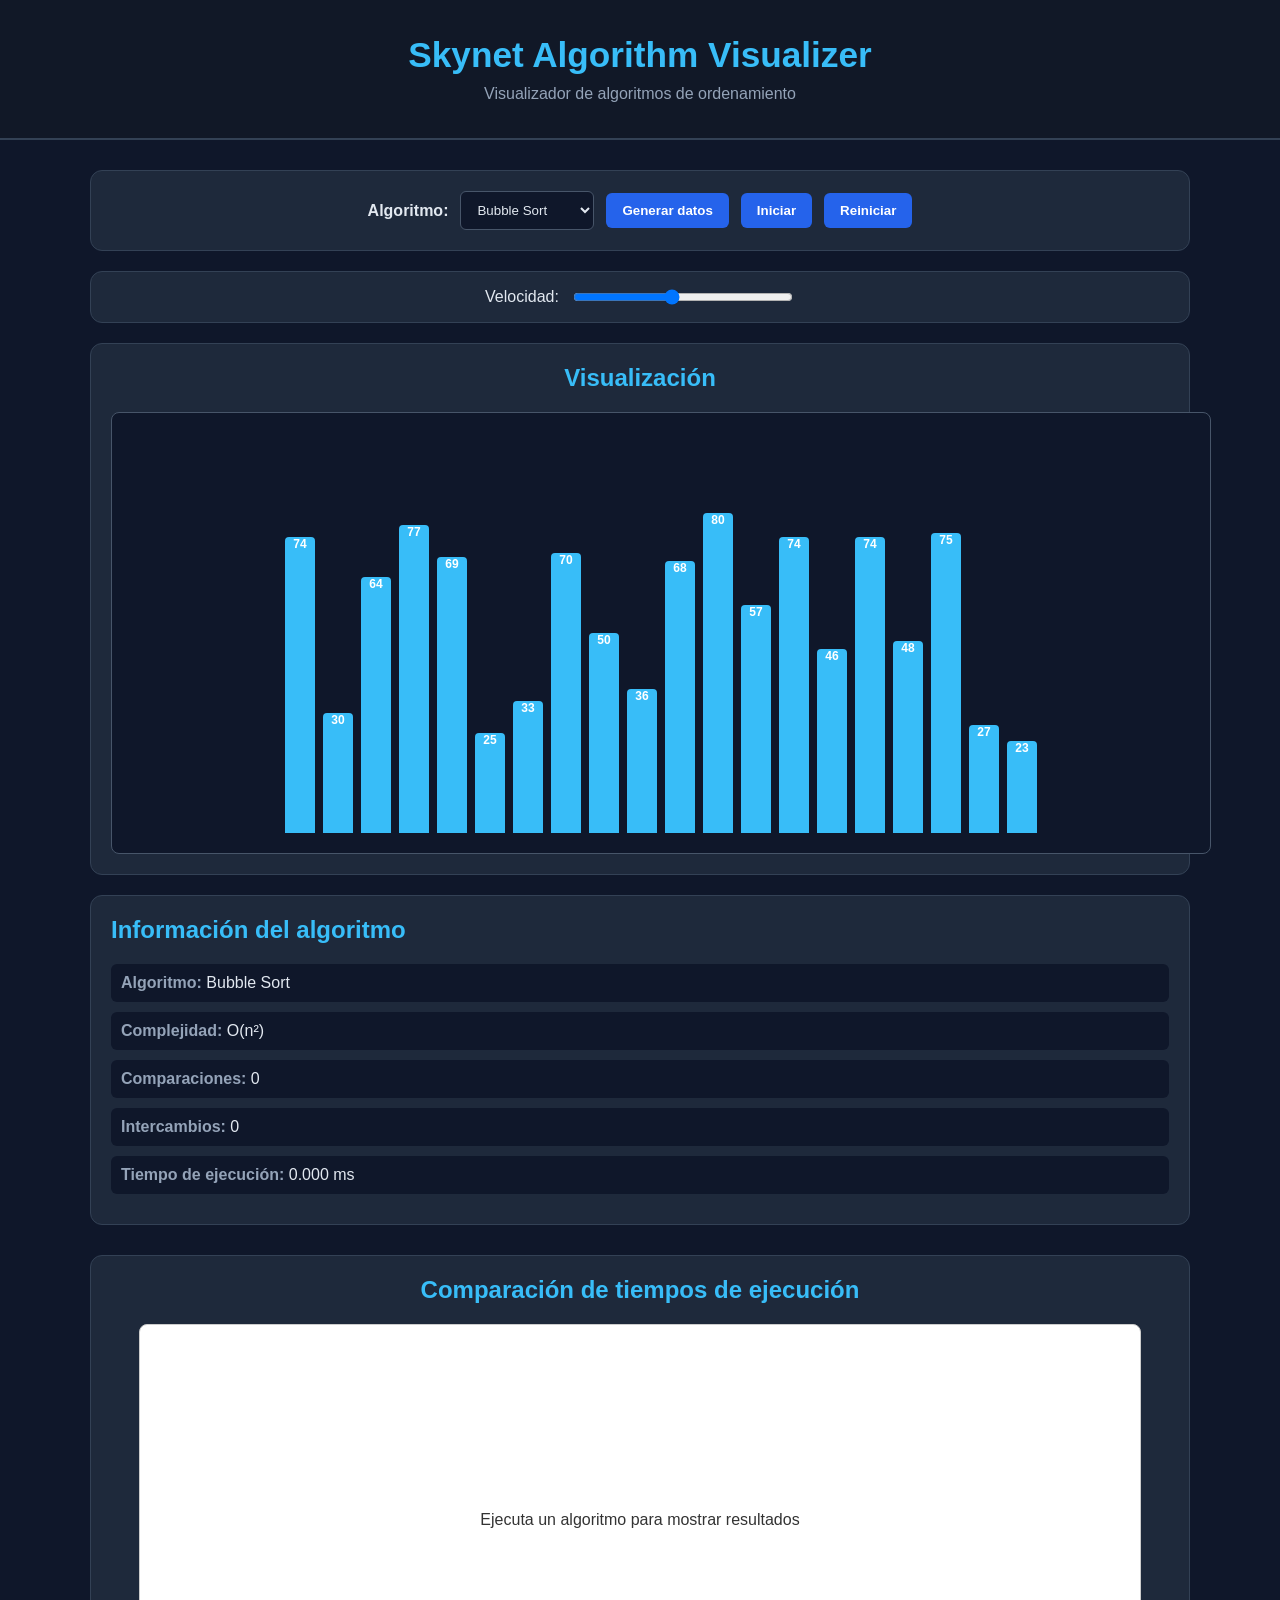
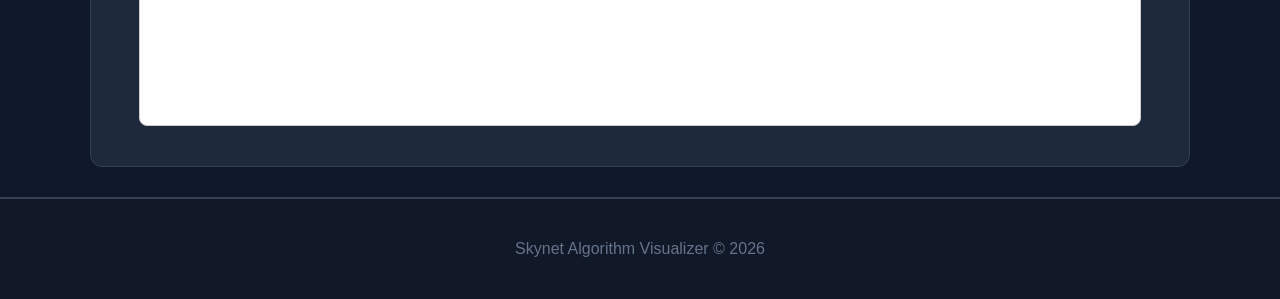
<file: index.html>
<!DOCTYPE html>
<html lang="es">

<head>
    <meta charset="UTF-8">
    <meta name="viewport" content="width=device-width, initial-scale=1.0">

    <title>Skynet Algorithm Visualizer</title>

    <link rel="stylesheet" href="style.css">

    <style>
        .grafica-seccion {
            margin-top: 30px;
        }

        #grafica-tiempos {
            width: 100%;
            max-width: 1000px;
            height: 400px;
            display: block;
            margin: 20px auto;
            border: 1px solid #ccc;
            border-radius: 8px;
            background: white;
        }
    </style>
</head>

<body>

    <!-- Encabezado principal -->
    <header>

        <h1>Skynet Algorithm Visualizer</h1>

        <p>
            Visualizador de algoritmos de ordenamiento
        </p>

    </header>


    <!-- Controles principales -->
    <main>

        <section class="controles">

            <label for="algoritmo">
                Algoritmo:
            </label>

            <select id="algoritmo">

                <option value="bubble">
                    Bubble Sort
                </option>

                <option value="selection">
                    Selection Sort
                </option>

                <option value="insertion">
                    Insertion Sort
                </option>

                <option value="gnome">
                    Gnome Sort
                </option>

                <option value="exchange">
                    Exchange Sort
                </option>

                <option value="stooge">
                    Stooge Sort
                </option>

                <option value="quick">
                    Quick Sort
                </option>

                <option value="merge">
                    Merge Sort
                </option>

            </select>


            <button id="generar">
                Generar datos
            </button>


            <button id="iniciar">
                Iniciar
            </button>


            <button id="reiniciar">
                Reiniciar
            </button>

        </section>


        <!-- Control de velocidad -->
        <section class="velocidad">

            <label for="velocidad">
                Velocidad:
            </label>

            <input
                type="range"
                id="velocidad"
                min="1"
                max="10"
                value="5"
            >

        </section>


        <!-- Área donde aparecerán las barras -->
        <section class="visualizacion">

            <h2>
                Visualización
            </h2>

            <div id="contenedor-barras">

                <!--
                    Las barras del arreglo
                    serán creadas mediante JavaScript.
                -->

            </div>

        </section>


        <!-- Información del algoritmo -->
        <section class="informacion">

            <h2>
                Información del algoritmo
            </h2>


            <p>

                <strong>
                    Algoritmo:
                </strong>

                <span id="nombre-algoritmo">
                    Bubble Sort
                </span>

            </p>


            <p>

                <strong>
                    Complejidad:
                </strong>

                <span id="complejidad">
                    O(n²)
                </span>

            </p>


            <p>

                <strong>
                    Comparaciones:
                </strong>

                <span id="comparaciones">
                    0
                </span>

            </p>


            <p>

                <strong>
                    Intercambios:
                </strong>

                <span id="intercambios">
                    0
                </span>

            </p>


            <p>

                <strong>
                    Tiempo de ejecución:
                </strong>

                <span id="tiempo-ejecucion">
                    0 ms
                </span>

            </p>

        </section>


        <!-- Gráfica comparativa -->
        <section class="grafica-seccion">

            <h2>
                Comparación de tiempos de ejecución
            </h2>

            <canvas id="grafica-tiempos"></canvas>

        </section>


    </main>


    <!-- Pie de página -->
    <footer>

        <p>
            Skynet Algorithm Visualizer © 2026
        </p>

    </footer>


    <script src="script.js"></script>

</body>

</html>
</file>
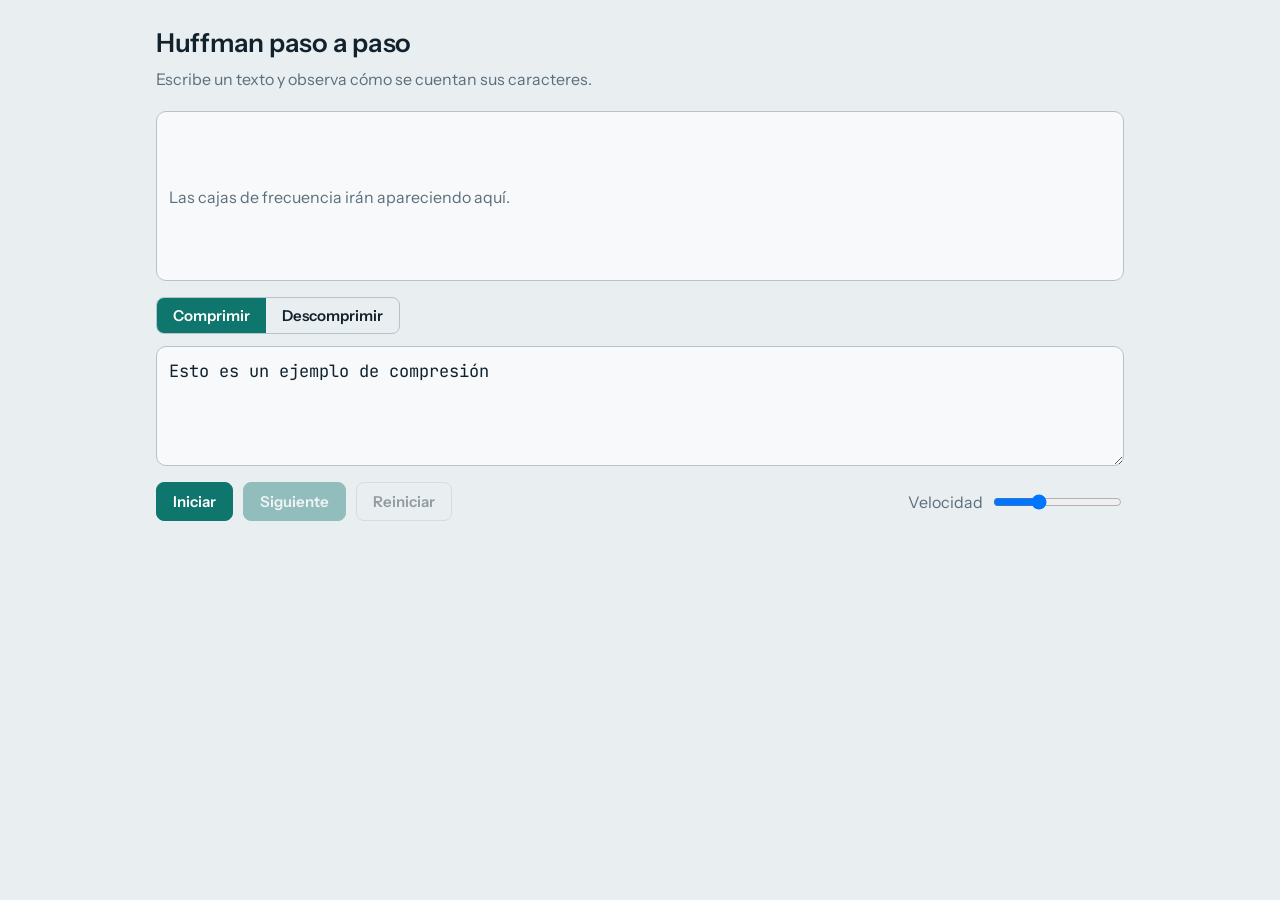
<file: huffman visualizer.html>
<!DOCTYPE html>
<html lang="es">
<head>
<meta charset="utf-8">
<meta name="viewport" content="width=device-width, initial-scale=1, viewport-fit=cover">
<title>Huffman paso a paso</title>
<link rel="preconnect" href="https://fonts.googleapis.com">
<link href="https://fonts.googleapis.com/css2?family=Instrument+Sans:wght@400;600&family=JetBrains+Mono:wght@400;600&display=swap" rel="stylesheet">
<style>
:root{
  --bg:#e9eef1; --panel:#f7f9fa; --ink:#12222d; --mute:#5b6e7a; --line:#b4c3cc;
  --teal:#0f766e; --teal-t:#cfe8e5; --amber:#e8a010; --on-teal:#fff;
  color-scheme:light;
  box-sizing:border-box;
  padding-top:env(safe-area-inset-top,0px); padding-bottom:env(safe-area-inset-bottom,0px);
}
@media (prefers-color-scheme:dark){
  :root:not([data-theme="light"]){
    --bg:#0f1a21; --panel:#162530; --ink:#e3edf2; --mute:#8fa5b2; --line:#34505f;
    --teal:#3cb8ab; --teal-t:#1e4a4a; --amber:#f2b632; --on-teal:#06231f; color-scheme:dark;
  }
}
:root[data-theme="dark"]{
  --bg:#0f1a21; --panel:#162530; --ink:#e3edf2; --mute:#8fa5b2; --line:#34505f;
  --teal:#3cb8ab; --teal-t:#1e4a4a; --amber:#f2b632; --on-teal:#06231f; color-scheme:dark;
}
html{scroll-padding-top:env(safe-area-inset-top,0px)}
*{box-sizing:border-box}
body{margin:0;background:var(--bg);color:var(--ink);font:16px/1.5 "Instrument Sans",system-ui,sans-serif}
main{max-width:1000px;margin:0 auto;padding:24px 16px 48px}
h1{font-size:26px;margin:0 0 4px;font-weight:600;letter-spacing:-.01em}
.sub{margin:0 0 20px;color:var(--mute)}
.panel{background:var(--panel);border:1px solid var(--line);border-radius:10px;padding:14px}
#stack{display:flex;gap:12px;align-items:flex-start;overflow-x:auto;position:relative;min-height:170px;padding:12px 4px 10px;margin-bottom:16px}
#stack:empty::before{content:"Las cajas de frecuencia irán apareciendo aquí.";color:var(--mute);align-self:center;padding-left:8px}
.box{flex:none;width:68px;display:flex;flex-direction:column;align-items:center;gap:6px}
.count{font:600 18px "JetBrains Mono",ui-monospace,monospace;height:26px;opacity:0;transition:opacity .3s}
.counting .count{opacity:1}
.body{width:100%;min-height:64px;border:2px solid var(--teal);border-radius:8px;background:var(--teal-t);padding:4px;display:flex;flex-wrap:wrap;gap:2px;align-content:flex-start}
.l{width:26px;height:26px;line-height:26px;text-align:center;font:600 15px "JetBrains Mono",ui-monospace,monospace;color:var(--ink);transition:opacity .2s,transform .2s}
.l.out{opacity:0;transform:scale(.4)}
.key{font:600 14px "JetBrains Mono",ui-monospace,monospace;color:var(--mute);min-width:26px;text-align:center;border-top:2px solid var(--line);padding-top:2px}
#view{position:relative;max-height:42vh;overflow:auto;padding:6px;margin-bottom:16px}
.cell{display:inline-block;width:32px;height:32px;line-height:32px;text-align:center;border-radius:4px;font:400 20px "JetBrains Mono",ui-monospace,monospace;vertical-align:top;transition:background .3s}
.cell.seen{background:var(--teal-t)}
.cell.nl{color:var(--mute);font-size:14px}
#ptr{position:absolute;left:0;top:0;width:32px;height:32px;border:2px solid var(--amber);border-radius:4px;pointer-events:none;transition:transform .2s ease}
.fly{position:fixed;z-index:50;transform-origin:0 0;text-align:center;font:600 20px "JetBrains Mono",ui-monospace,monospace;line-height:32px;color:var(--amber);pointer-events:none}
textarea{display:block;width:100%;min-height:120px;resize:vertical;margin-bottom:16px;padding:12px;border:1px solid var(--line);border-radius:10px;background:var(--panel);color:var(--ink);font:400 17px/1.5 "JetBrains Mono",ui-monospace,monospace}
textarea:focus-visible,button:focus-visible,input:focus-visible{outline:3px solid var(--amber);outline-offset:2px}
.bar{display:flex;flex-wrap:wrap;gap:10px;align-items:center}
button{font:600 15px "Instrument Sans",system-ui,sans-serif;padding:9px 16px;border-radius:8px;border:1px solid var(--teal);background:var(--teal);color:var(--on-teal);cursor:pointer}
button.ghost{background:transparent;color:var(--ink);border-color:var(--line)}
button:disabled{opacity:.4;cursor:not-allowed}
label.sp{display:flex;gap:8px;align-items:center;color:var(--mute);margin-left:auto}
#status{min-height:1.5em;margin:14px 0 0;color:var(--mute)}
[hidden]{display:none!important}
#tree{overflow:auto;margin-bottom:16px;padding:12px}
#tin{position:relative}
#arrows{position:absolute;left:0;top:0;overflow:visible;pointer-events:none}
#arrows line{stroke:var(--mute);stroke-width:2}
#arrows marker path{fill:var(--mute)}
.node{position:absolute;left:0;top:0;width:52px;height:52px;border-radius:50%;display:flex;flex-direction:column;align-items:center;justify-content:center;border:2px solid var(--teal);background:var(--teal-t);line-height:1.1}
.node.in{border-color:var(--mute);background:var(--panel)}
.node.hot{outline:3px solid var(--amber);outline-offset:2px}
.node .w{font:600 16px "JetBrains Mono",ui-monospace,monospace}
.node .c{font:600 13px "JetBrains Mono",ui-monospace,monospace;color:var(--mute)}
.elabel{position:absolute;width:22px;height:22px;border-radius:50%;background:var(--panel);border:2px solid var(--amber);color:var(--ink);font:600 13px "JetBrains Mono",ui-monospace,monospace;display:flex;align-items:center;justify-content:center;transform:translate(-50%,-50%)}
.cbox{position:absolute;left:0;top:0;min-width:30px;height:28px;padding:0 7px;border-radius:6px;background:var(--amber);color:#1b1200;font:600 14px "JetBrains Mono",ui-monospace,monospace;display:flex;align-items:center;justify-content:center;white-space:nowrap;z-index:2}
.cbox.done{background:var(--teal-t);color:var(--ink);box-shadow:inset 0 0 0 2px var(--teal)}
#row{display:flex;gap:16px;align-items:flex-start;flex-wrap:wrap}
#row #tree{flex:1 1 420px;min-width:0}
#out{flex:0 1 260px;min-height:96px;margin-bottom:16px;display:flex;flex-wrap:wrap;gap:6px;align-content:flex-start}
.obox{min-width:30px;height:28px;padding:0 7px;border-radius:6px;background:var(--teal-t);color:var(--ink);box-shadow:inset 0 0 0 2px var(--teal);font:600 14px "JetBrains Mono",ui-monospace,monospace;display:flex;align-items:center;justify-content:center}
.cbox.fixed{position:fixed;z-index:60;pointer-events:none}
.seg{display:inline-flex;margin-bottom:12px;border:1px solid var(--line);border-radius:8px;overflow:hidden}
.seg button{background:transparent;color:var(--ink);border:0;border-radius:0;padding:8px 16px}
.seg button[aria-pressed="true"]{background:var(--teal);color:var(--on-teal)}
@media (prefers-reduced-motion:reduce){#ptr,.cell,.l,.count{transition:none}}
</style>
</head>
<body>
<main>
  <h1>Huffman paso a paso</h1>
  <p class="sub" id="sub">Escribe un texto y observa cómo se cuentan sus caracteres.</p>

  <div id="stack" class="panel" aria-label="Cajas de frecuencia"></div>

  <div id="row">
  <div id="tree" class="panel" hidden aria-label="Nodos y árbol de Huffman">
    <div id="tin"><svg id="arrows" width="0" height="0"><defs><marker id="ah" viewBox="0 0 10 10" refX="9" refY="5" markerWidth="7" markerHeight="7" orient="auto"><path d="M0 0L10 5L0 10z"/></marker></defs></svg></div>
  </div>
  <div id="out" class="panel" hidden aria-label="Texto codificado"></div>
  </div>

  <div class="seg" role="group" aria-label="Modo"><button id="mc" aria-pressed="true">Comprimir</button><button id="md" aria-pressed="false">Descomprimir</button></div>
  <textarea id="text" aria-label="Texto a analizar">Esto es un ejemplo de compresión</textarea>
  <div id="view" class="panel" hidden></div>

  <div class="bar">
    <button id="start">Iniciar</button>
    <button id="next" disabled>Siguiente</button>
    <button id="reset" class="ghost" disabled>Reiniciar</button>
    <label class="sp">Velocidad <input id="speed" type="range" min="1" max="10" value="4"></label>
  </div>
  <p id="status" aria-live="polite"></p>
</main>

<script>
const CANCEL = Symbol("cancel");
const label = c => c === " " ? "␣" : c === "\n" ? "↵" : c === "\t" ? "⇥" : c;

class HuffmanViz {
  #text; #view; #stack; #status; #start; #next; #reset; #speed;
  #ptr = null; #cells = []; #boxes = new Map(); #token = 0;
  #tree; #tin; #arrows; #out; #mc; #md; #sub; #mode = "c"; #busy = false; #dActive = false; #ctext = ""; #chars = []; #codes = new Map(); #nodes = []; #queue = []; #stage = 0;

  constructor() {
    const g = id => document.getElementById(id);
    this.#text = g("text"); this.#view = g("view"); this.#stack = g("stack");
    this.#status = g("status"); this.#start = g("start"); this.#next = g("next");
    this.#reset = g("reset"); this.#speed = g("speed");
    this.#tree = g("tree"); this.#tin = g("tin"); this.#arrows = g("arrows"); this.#out = g("out");
    this.#mc = g("mc"); this.#md = g("md"); this.#sub = g("sub");
    this.#mc.onclick = () => this.#setMode("c");
    this.#md.onclick = () => this.#setMode("d");
    this.#start.onclick = () => this.#run();
    this.#next.onclick = () => this.#advance();
    this.#reset.onclick = () => this.#restore();
    this.#sync();
  }

  get #step() { return 1200 / Number(this.#speed.value); }

  #sleep(ms, t) {
    return new Promise(r => setTimeout(r, ms)).then(() => { if (t !== this.#token) throw CANCEL; });
  }

  #build(chars) {
    this.#text.hidden = true;
    this.#view.hidden = false;
    this.#view.innerHTML = "";
    this.#stack.innerHTML = "";
    this.#stack.classList.remove("counting");
    this.#boxes.clear();
    this.#clearTree();
    this.#chars = chars;
    this.#cells = chars.map(ch => {
      const s = document.createElement("span");
      s.className = "cell" + (ch === "\n" ? " nl" : "");
      s.textContent = ch === " " ? "\u00a0" : ch === "\n" ? "↵" : ch;
      this.#view.append(s);
      if (ch === "\n") this.#view.append(document.createElement("br"));
      return s;
    });
    this.#ptr = document.createElement("div");
    this.#ptr.id = "ptr";
    this.#view.append(this.#ptr);
  }

  #newBox(ch) {
    const el = document.createElement("div");
    el.className = "box";
    el.innerHTML = '<div class="count">0</div><div class="body"></div><div class="key"></div>';
    el.querySelector(".key").textContent = label(ch);
    this.#stack.append(el);
    const box = { el, body: el.querySelector(".body"), count: el.querySelector(".count"), n: 0, letters: [] };
    this.#boxes.set(ch, box);
    return box;
  }

  #addLetter(box, ch) {
    const l = document.createElement("div");
    l.className = "l";
    l.textContent = label(ch);
    box.body.append(l);
    box.letters.push(l);
    return l;
  }

  #reveal(box) {
    const s = this.#stack, b = box.el;
    if (b.offsetLeft < s.scrollLeft || b.offsetLeft + b.offsetWidth > s.scrollLeft + s.clientWidth) {
      s.scrollLeft = b.offsetLeft - s.clientWidth / 2;
    }
  }

  async #run() {
    if (this.#mode === "d") return this.#runDecomp();
    const chars = [...this.#text.value];
    if (!chars.length) {
      this.#status.textContent = "Escribe un texto para empezar.";
      this.#text.focus();
      return;
    }
    const t = ++this.#token;
    this.#build(chars);
    this.#next.disabled = true;
    this.#busy = true;
    this.#sync();
    try {
      await this.#countPhase(chars, t);
      await this.#clearPhase(t);
    } catch (e) {
      if (e !== CANCEL) throw e;
    } finally {
      if (t === this.#token) { this.#busy = false; this.#sync(); }
    }
  }

  async #countPhase(chars, t) {
    for (let i = 0; i < chars.length; i++) {
      const ch = chars[i], cell = this.#cells[i], step = this.#step;
      this.#status.textContent = `Etapa 1: leyendo carácter ${i + 1} de ${chars.length}`;
      cell.scrollIntoView({ block: "nearest" });
      this.#ptr.style.transitionDuration = Math.min(300, step * 0.5) + "ms";
      this.#ptr.style.transform = `translate(${cell.offsetLeft}px,${cell.offsetTop}px)`;
      await this.#sleep(step * 0.6, t);

      let box = this.#boxes.get(ch);
      if (!box) {
        box = this.#newBox(ch);
        this.#reveal(box);
        box.el.animate([{ opacity: 0, transform: "scale(.6)" }, { opacity: 1, transform: "none" }], { duration: step * 0.5, easing: "ease-out" });
        await this.#sleep(step * 0.5, t);
        const l = this.#addLetter(box, ch);
        l.animate([{ transform: "scale(0)" }, { transform: "none" }], { duration: step * 0.3 });
        await this.#sleep(step * 0.3, t);
      } else {
        this.#reveal(box);
        const slot = this.#addLetter(box, ch);
        slot.style.visibility = "hidden";
        const a = cell.getBoundingClientRect(), b = slot.getBoundingClientRect();
        const f = document.createElement("div");
        f.className = "fly";
        f.textContent = label(ch);
        Object.assign(f.style, { left: a.left + "px", top: a.top + "px", width: a.width + "px", height: a.height + "px" });
        document.body.append(f);
        const d = Math.min(700, Math.max(200, step * 0.9));
        try {
          f.animate(
            [{ transform: "none" }, { transform: `translate(${b.left - a.left}px,${b.top - a.top}px) scale(${b.width / a.width},${b.height / a.height})` }],
            { duration: d, easing: "ease-in-out", fill: "forwards" }
          );
          await this.#sleep(d, t);
          slot.style.visibility = "visible";
        } finally { f.remove(); }
      }
      cell.classList.add("seen");
    }
  }

  async #clearPhase(t) {
    this.#status.textContent = "Etapa 2: contando las apariciones de cada carácter";
    this.#stack.classList.add("counting");
    await this.#sleep(this.#step, t);
    let any = true;
    while (any) {
      any = false;
      for (const b of this.#boxes.values()) {
        const l = b.letters.pop();
        if (!l) continue;
        any = true;
        l.classList.add("out");
        setTimeout(() => l.remove(), 220);
        b.count.textContent = ++b.n;
        b.count.animate([{ transform: "scale(1.5)" }, { transform: "none" }], { duration: 220 });
      }
      await this.#sleep(this.#step * 0.6, t);
    }
    const total = this.#cells.length;
    this.#status.textContent = `Listo: ${this.#boxes.size} caracteres distintos en ${total} en total. Pulsa Siguiente para continuar.`;
    this.#stage = 2;
    this.#next.disabled = false;
  }

  #clearTree() {
    this.#nodes = []; this.#queue = []; this.#stage = 0;
    this.#tree.hidden = true;
    this.#out.hidden = true; this.#out.innerHTML = ""; this.#codes.clear();
    this.#tin.querySelectorAll(".node,.elabel,.cbox").forEach(n => n.remove());
    this.#arrows.querySelectorAll("line").forEach(n => n.remove());
  }

  #mkNode(o) {
    const el = document.createElement("div");
    el.className = "node" + (o.l ? " in" : "");
    el.innerHTML = '<span class="w"></span>' + (o.l ? "" : '<span class="c"></span>');
    el.querySelector(".w").textContent = o.w;
    if (!o.l) el.querySelector(".c").textContent = label(o.ch);
    this.#tin.append(el);
    o.el = el; o.lines = [];
    if (o.l) {
      for (const c of [o.l, o.r]) {
        const ln = document.createElementNS("http://www.w3.org/2000/svg", "line");
        ln.setAttribute("marker-end", "url(#ah)");
        this.#arrows.append(ln);
        o.lines.push([ln, c]);
      }
    }
    this.#nodes.push(o);
    return o;
  }

  #draw(o) {
    o.el.style.transform = `translate(${o.x - 26}px,${o.y - 26}px)`;
    for (const [ln, c] of o.lines) {
      const dx = c.x - o.x, dy = c.y - o.y, len = Math.hypot(dx, dy) || 1;
      ln.setAttribute("x1", o.x + dx / len * 26); ln.setAttribute("y1", o.y + dy / len * 26);
      ln.setAttribute("x2", c.x - dx / len * 29); ln.setAttribute("y2", c.y - dy / len * 29);
    }
  }

  #layout() {
    const SLOT = 64, GAP = 84;
    let idx = 0;
    const h = o => o.l ? 1 + Math.max(h(o.l), h(o.r)) : 0;
    const H = Math.max(0, ...this.#queue.map(h));
    const walk = o => {
      if (!o.l) o.tx = idx++ * SLOT + SLOT / 2;
      else { walk(o.l); walk(o.r); o.tx = (o.l.tx + o.r.tx) / 2; }
      o.ty = 34 + (H - h(o)) * GAP;
    };
    this.#queue.forEach(walk);
    const w = idx * SLOT, ht = 68 + H * GAP;
    this.#tin.style.width = w + "px"; this.#tin.style.height = ht + "px";
    this.#arrows.setAttribute("width", w); this.#arrows.setAttribute("height", ht);
  }

  async #tween(d, t) {
    const ns = this.#nodes, t0 = performance.now();
    ns.forEach(o => { o.x0 = o.x; o.y0 = o.y; });
    await new Promise(res => {
      const f = now => {
        if (t !== this.#token) return res();
        const p = Math.min(1, (now - t0) / d), e = p < 0.5 ? 2 * p * p : 1 - Math.pow(-2 * p + 2, 2) / 2;
        for (const o of ns) { o.x = o.x0 + (o.tx - o.x0) * e; o.y = o.y0 + (o.ty - o.y0) * e; this.#draw(o); }
        p < 1 ? requestAnimationFrame(f) : res();
      };
      requestAnimationFrame(f);
    });
    if (t !== this.#token) throw CANCEL;
  }

  async #sortPhase(t) {
    const step = this.#step;
    this.#status.textContent = "Etapa 3: ordenando los nodos de menor a mayor frecuencia";
    this.#tree.hidden = false;
    this.#tree.scrollIntoView({ block: "nearest" });
    const origin = this.#tin.getBoundingClientRect();
    const nodes = [...this.#boxes.entries()].map(([ch, b], i) => {
      const r = b.el.getBoundingClientRect();
      const o = this.#mkNode({ w: b.n, ch, i });
      o.x = r.left + r.width / 2 - origin.left; o.y = 34;
      return o;
    });
    this.#queue = [...nodes].sort((a, b) => a.w - b.w || a.i - b.i);
    this.#layout();
    nodes.forEach(o => { this.#draw(o); o.el.animate([{ opacity: 0 }, { opacity: 1 }], { duration: step * 0.5 }); });
    await this.#sleep(step * 0.7, t);
    await this.#tween(Math.min(1800, step * 3), t);
  }

  async #mergePhase(t) {
    const q = this.#queue, step = this.#step;
    if (q.length < 2) { this.#status.textContent = "Solo hay un carácter distinto: el árbol es un único nodo."; return; }
    const fade = [{ opacity: 0 }, { opacity: 1 }];
    while (q.length > 1) {
      const [a, b] = q;
      this.#status.textContent = `Etapa 4: combinando ${a.w} + ${b.w} = ${a.w + b.w}`;
      a.el.classList.add("hot"); b.el.classList.add("hot");
      await this.#sleep(step * 0.6, t);
      q.splice(0, 2);
      const p = this.#mkNode({ w: a.w + b.w, l: a, r: b });
      q.unshift(p);
      this.#layout();
      p.x = p.tx; p.y = p.ty;
      this.#nodes.forEach(o => this.#draw(o));
      p.el.animate(fade, { duration: step * 0.5 });
      p.lines.forEach(([ln]) => ln.animate(fade, { duration: step * 0.5 }));
      await this.#tween(step * 0.8, t);
      a.el.classList.remove("hot"); b.el.classList.remove("hot");
      q.shift();
      let i = q.findIndex(o => o.w > p.w);
      if (i < 0) i = q.length;
      q.splice(i, 0, p);
      if (i > 0) { this.#layout(); await this.#tween(step * 1.2, t); }
    }
    this.#status.textContent = `Árbol de Huffman completo: la raíz suma ${q[0].w}.`;
  }

  #sync() {
    const lock = this.#busy || (this.#stage > 0 && this.#stage < 6), d = this.#mode === "d";
    this.#mc.disabled = lock; this.#md.disabled = lock;
    this.#start.disabled = this.#busy || (!d && this.#stage > 0 && this.#stage < 6);
    this.#reset.disabled = !(this.#busy || (d ? this.#dActive : this.#stage > 0));
    if (d) this.#next.disabled = true;
  }

  #cleanD() {
    this.#dActive = false;
    document.querySelectorAll(".fly,.cbox.fixed").forEach(n => n.remove());
    this.#tin.querySelectorAll(".dbox").forEach(n => n.remove());
  }

  #setMode(m) {
    if (m === this.#mode) return;
    this.#cleanD();
    this.#mode = m;
    this.#mc.setAttribute("aria-pressed", m === "c");
    this.#md.setAttribute("aria-pressed", m === "d");
    this.#view.hidden = true;
    this.#text.hidden = false;
    this.#next.disabled = true;
    if (m === "d") {
      this.#ctext = this.#text.value;
      const ready = this.#stage === 6;
      this.#text.value = ready ? this.#chars.map(c => this.#codes.get(c)?.code ?? "").join("") : "";
      this.#text.placeholder = "Escribe una secuencia de 0 y 1";
      this.#text.setAttribute("aria-label", "Secuencia binaria a decodificar");
      this.#sub.textContent = "Escribe una secuencia de 0 y 1 y observa cómo el árbol la convierte en texto.";
      this.#status.textContent = ready ? "" : "Primero comprime un texto para construir el árbol.";
    } else {
      this.#text.value = this.#ctext;
      this.#text.placeholder = "";
      this.#text.setAttribute("aria-label", "Texto a analizar");
      this.#sub.textContent = "Escribe un texto y observa cómo se cuentan sus caracteres.";
      this.#status.textContent = "";
    }
    this.#sync();
  }

  async #runDecomp() {
    if (this.#stage !== 6) { this.#status.textContent = "Primero comprime un texto para construir el árbol."; return; }
    const raw = this.#text.value.replace(/\s+/g, "");
    if (!raw) { this.#status.textContent = "Escribe una secuencia de 0 y 1 para empezar."; this.#text.focus(); return; }
    if (/[^01]/.test(raw)) { this.#status.textContent = "Solo se admiten los caracteres 0 y 1."; return; }
    const bits = [...raw], t = ++this.#token;
    this.#cleanD();
    this.#dActive = true; this.#busy = true;
    this.#text.hidden = true; this.#view.hidden = false;
    this.#view.innerHTML = ""; this.#out.innerHTML = ""; this.#view.scrollTop = 0;
    this.#cells = bits.map(b => {
      const s = document.createElement("span");
      s.className = "cell"; s.textContent = b;
      this.#view.append(s);
      return s;
    });
    this.#ptr = document.createElement("div");
    this.#ptr.id = "ptr";
    this.#view.append(this.#ptr);
    this.#sync();
    try {
      await this.#decodePhase(bits, t);
    } catch (e) {
      if (e !== CANCEL) throw e;
    } finally {
      if (t === this.#token) { this.#busy = false; this.#sync(); }
    }
  }

  #restoreDecomp() {
    this.#token++;
    this.#busy = false;
    this.#cleanD();
    this.#out.innerHTML = "";
    this.#view.hidden = true;
    this.#text.hidden = false;
    this.#status.textContent = "";
    this.#sync();
  }

  async #decodePhase(bits, t) {
    const step = this.#step, v = this.#view, root = this.#queue[0], n = bits.length;
    const fade = [{ opacity: 0 }, { opacity: 1 }];
    const pos = (x, y) => `translate(${x}px,${y}px) translate(-50%,-50%)`;
    const glide = (el, from, to, d) => {
      el.style.transform = to;
      el.animate([{ transform: from }, { transform: to }], { duration: d, easing: "ease-in-out" });
    };
    const d = Math.min(550, step * 0.7);
    let node = root, box = null, count = 0;
    for (let i = 0; i < n; i++) {
      const bit = bits[i], cell = this.#cells[i];
      this.#status.textContent = `Descomprimiendo: leyendo bit ${i + 1} de ${n}`;
      if (cell.offsetTop < v.scrollTop || cell.offsetTop + 32 > v.scrollTop + v.clientHeight) v.scrollTop = cell.offsetTop - v.clientHeight / 2;
      this.#ptr.style.transitionDuration = Math.min(300, step * 0.5) + "ms";
      this.#ptr.style.transform = `translate(${cell.offsetLeft}px,${cell.offsetTop}px)`;
      if (!box) {
        box = document.createElement("div");
        box.className = "cbox dbox";
        box.style.transform = pos(root.x, root.y);
        this.#tin.append(box);
        box.animate(fade, { duration: step * 0.3 });
      }
      this.#frame([cell, box]);
      await this.#sleep(step * 0.5, t);

      const a = cell.getBoundingClientRect(), b = box.getBoundingClientRect();
      const f = document.createElement("div");
      f.className = "fly"; f.textContent = bit;
      Object.assign(f.style, { left: a.left + "px", top: a.top + "px", width: a.width + "px", height: a.height + "px" });
      document.body.append(f);
      try {
        f.animate(
          [{ transform: "none" }, { transform: `translate(${b.left + b.width / 2 - a.left - a.width * 0.3}px,${b.top + b.height / 2 - a.top - a.height * 0.3}px) scale(.6)` }],
          { duration: d, easing: "ease-in-out", fill: "forwards" }
        );
        await this.#sleep(d, t);
      } finally { f.remove(); }
      box.textContent += bit;
      cell.classList.add("seen");

      if (node.l) {
        const next = bit === "0" ? node.l : node.r;
        await this.#sleep(step * 0.2, t);
        glide(box, pos(node.x, node.y), pos(next.x, next.y), d);
        await this.#sleep(d, t);
        node = next;
      }
      if (!node.l) {
        box.textContent = label(node.ch);
        await this.#sleep(step * 0.4, t);
        const slot = document.createElement("div");
        slot.className = "obox"; slot.textContent = label(node.ch); slot.style.visibility = "hidden";
        this.#out.append(slot);
        this.#frame([box, slot]);
        const r = box.getBoundingClientRect(), c = slot.getBoundingClientRect();
        const ox = r.left + r.width / 2, oy = r.top + r.height / 2;
        const g = document.createElement("div");
        g.className = "cbox fixed"; g.textContent = label(node.ch);
        g.style.left = ox + "px"; g.style.top = oy + "px"; g.style.transform = pos(0, 0);
        document.body.append(g);
        box.remove();
        try {
          glide(g, pos(0, 0), pos(c.left + c.width / 2 - ox, c.top + c.height / 2 - oy), d);
          await this.#sleep(d, t);
          slot.style.visibility = "visible";
        } finally { g.remove(); }
        box = null; node = root; count++;
      }
    }
    this.#status.textContent = box
      ? `Descompresión terminada: ${count} caracteres. Los últimos bits no llegan a ninguna hoja.`
      : `Descompresión completa: ${count} caracteres recuperados.`;
  }

  #frame(els) {
    const r = els.map(e => e.getBoundingClientRect()), vh = window.innerHeight;
    const top = Math.min(...r.map(x => x.top)), bot = Math.max(...r.map(x => x.bottom));
    if (top >= 8 && bot <= vh - 8) return;
    window.scrollBy(0, bot - top <= vh - 16 ? (top + bot) / 2 - vh / 2 : r[0].top - vh / 2);
  }

  async #composePhase(t) {
    const step = this.#step, v = this.#view, n = this.#chars.length;
    this.#out.hidden = false;
    this.#cells.forEach(c => c.classList.remove("seen"));
    v.scrollTop = 0;
    const pos = (x, y) => `translate(${x}px,${y}px) translate(-50%,-50%)`;
    const glide = (el, from, to, d) => {
      el.style.transform = to;
      el.animate([{ transform: from }, { transform: to }], { duration: d, easing: "ease-in-out" });
    };
    const d = Math.min(550, step * 0.7);
    let bits = 0;
    for (let i = 0; i < n; i++) {
      const ch = this.#chars[i], cell = this.#cells[i], { leaf, code } = this.#codes.get(ch);
      this.#status.textContent = `Etapa 6: codificando carácter ${i + 1} de ${n}`;
      if (cell.offsetTop < v.scrollTop || cell.offsetTop + 32 > v.scrollTop + v.clientHeight) v.scrollTop = cell.offsetTop - v.clientHeight / 2;
      this.#ptr.style.transitionDuration = Math.min(300, step * 0.5) + "ms";
      this.#ptr.style.transform = `translate(${cell.offsetLeft}px,${cell.offsetTop}px)`;
      const slot = document.createElement("div");
      slot.className = "obox"; slot.textContent = code; slot.style.visibility = "hidden";
      this.#out.append(slot);
      this.#frame([cell, leaf.el, slot]);
      await this.#sleep(step * 0.5, t);

      const a = cell.getBoundingClientRect(), b = leaf.el.getBoundingClientRect(), c = slot.getBoundingClientRect();
      const ox = a.left + a.width / 2, oy = a.top + a.height / 2;
      const p1 = pos(b.left + b.width / 2 - ox, b.top + b.height / 2 - oy);
      const f = document.createElement("div");
      f.className = "cbox fixed"; f.textContent = label(ch);
      f.style.left = ox + "px"; f.style.top = oy + "px"; f.style.transform = pos(0, 0);
      document.body.append(f);
      try {
        glide(f, pos(0, 0), p1, d);
        await this.#sleep(d, t);
        f.textContent = code;
        await this.#sleep(step * 0.3, t);
        glide(f, p1, pos(c.left + c.width / 2 - ox, c.top + c.height / 2 - oy), d);
        await this.#sleep(d, t);
        slot.style.visibility = "visible";
      } finally { f.remove(); }
      cell.classList.add("seen");
      bits += code.length;
    }
    this.#status.textContent = `Texto codificado: ${bits} bits en lugar de ${n * 8} (8 bits por carácter).`;
  }

  async #codePhase(t) {
    const step = this.#step, root = this.#queue[0], fade = [{ opacity: 0 }, { opacity: 1 }];
    this.#status.textContent = "Etapa 5: asignando códigos (arista izquierda = 0, derecha = 1)";
    this.#tin.style.height = (parseFloat(this.#tin.style.height) + 56) + "px";
    const labels = o => {
      if (!o.l) return;
      for (const [c, b] of [[o.l, 0], [o.r, 1]]) {
        const e = document.createElement("div");
        e.className = "elabel"; e.textContent = b;
        e.style.left = (o.x + c.x) / 2 + "px"; e.style.top = (o.y + c.y) / 2 + "px";
        this.#tin.append(e);
        e.animate(fade, { duration: step * 0.5 });
        labels(c);
      }
    };
    labels(root);
    await this.#sleep(step * 0.8, t);

    const paths = [];
    const dfs = (o, nodes, bits) => {
      if (!o.l) { paths.push({ o, nodes, bits }); return; }
      dfs(o.l, [...nodes, o.l], [...bits, 0]);
      dfs(o.r, [...nodes, o.r], [...bits, 1]);
    };
    dfs(root, [root], []);
    paths.forEach(({ o, bits }) => this.#codes.set(o.ch, { leaf: o, code: bits.join("") || "0" }));

    const pos = (x, y) => `translate(${x}px,${y}px) translate(-50%,-50%)`;
    const glide = (el, x, y, d) => {
      const from = el.style.transform;
      el.style.transform = pos(x, y);
      el.animate([{ transform: from }, { transform: pos(x, y) }], { duration: d, easing: "ease-in-out" });
    };
    const d = Math.min(600, step * 0.7);
    for (const { o, nodes, bits } of paths) {
      const box = document.createElement("div");
      box.className = "cbox";
      box.style.transform = pos(root.x, root.y);
      this.#tin.append(box);
      box.animate(fade, { duration: step * 0.3 });
      await this.#sleep(step * 0.4, t);
      for (let i = 1; i < nodes.length; i++) {
        glide(box, nodes[i].x, nodes[i].y, d);
        await this.#sleep(d / 2, t);
        box.textContent += bits[i - 1];
        await this.#sleep(d / 2, t);
      }
      if (!bits.length) box.textContent = "0";
      glide(box, o.x, o.y + 52, d);
      await this.#sleep(d + step * 0.2, t);
      box.classList.add("done");
    }
    this.#status.textContent = `Códigos listos: ${paths.length} hojas, cada una con su código.`;
  }

  async #advance() {
    const t = this.#token;
    this.#next.disabled = true;
    this.#busy = true;
    this.#sync();
    try {
      if (this.#stage === 2) {
        this.#stage = 3;
        await this.#sortPhase(t);
        this.#status.textContent = "Etapa 3 lista: nodos ordenados de menor a mayor. Pulsa Siguiente para combinarlos.";
        this.#next.disabled = false;
      } else if (this.#stage === 3) {
        this.#stage = 4;
        await this.#mergePhase(t);
        this.#status.textContent += " Pulsa Siguiente para generar los códigos.";
        this.#next.disabled = false;
      } else if (this.#stage === 4) {
        this.#stage = 5;
        await this.#codePhase(t);
        this.#status.textContent += " Pulsa Siguiente para componer el texto codificado.";
        this.#next.disabled = false;
      } else if (this.#stage === 5) {
        this.#stage = 6;
        await this.#composePhase(t);
      }
    } catch (e) {
      if (e !== CANCEL) throw e;
    } finally {
      if (t === this.#token) { this.#busy = false; this.#sync(); }
    }
  }

  #restore() {
    if (this.#mode === "d") return this.#restoreDecomp();
    this.#busy = false;
    this.#token++;
    document.querySelectorAll(".fly").forEach(n => n.remove());
    this.#stack.innerHTML = "";
    this.#stack.classList.remove("counting");
    this.#boxes.clear();
    this.#cells = [];
    this.#clearTree();
    this.#view.hidden = true;
    this.#text.hidden = false;
    this.#start.disabled = false;
    this.#next.disabled = true;
    this.#reset.disabled = true;
    this.#status.textContent = "";
    this.#sync();
  }
}

new HuffmanViz();
</script>
</body>
</html>
</file>
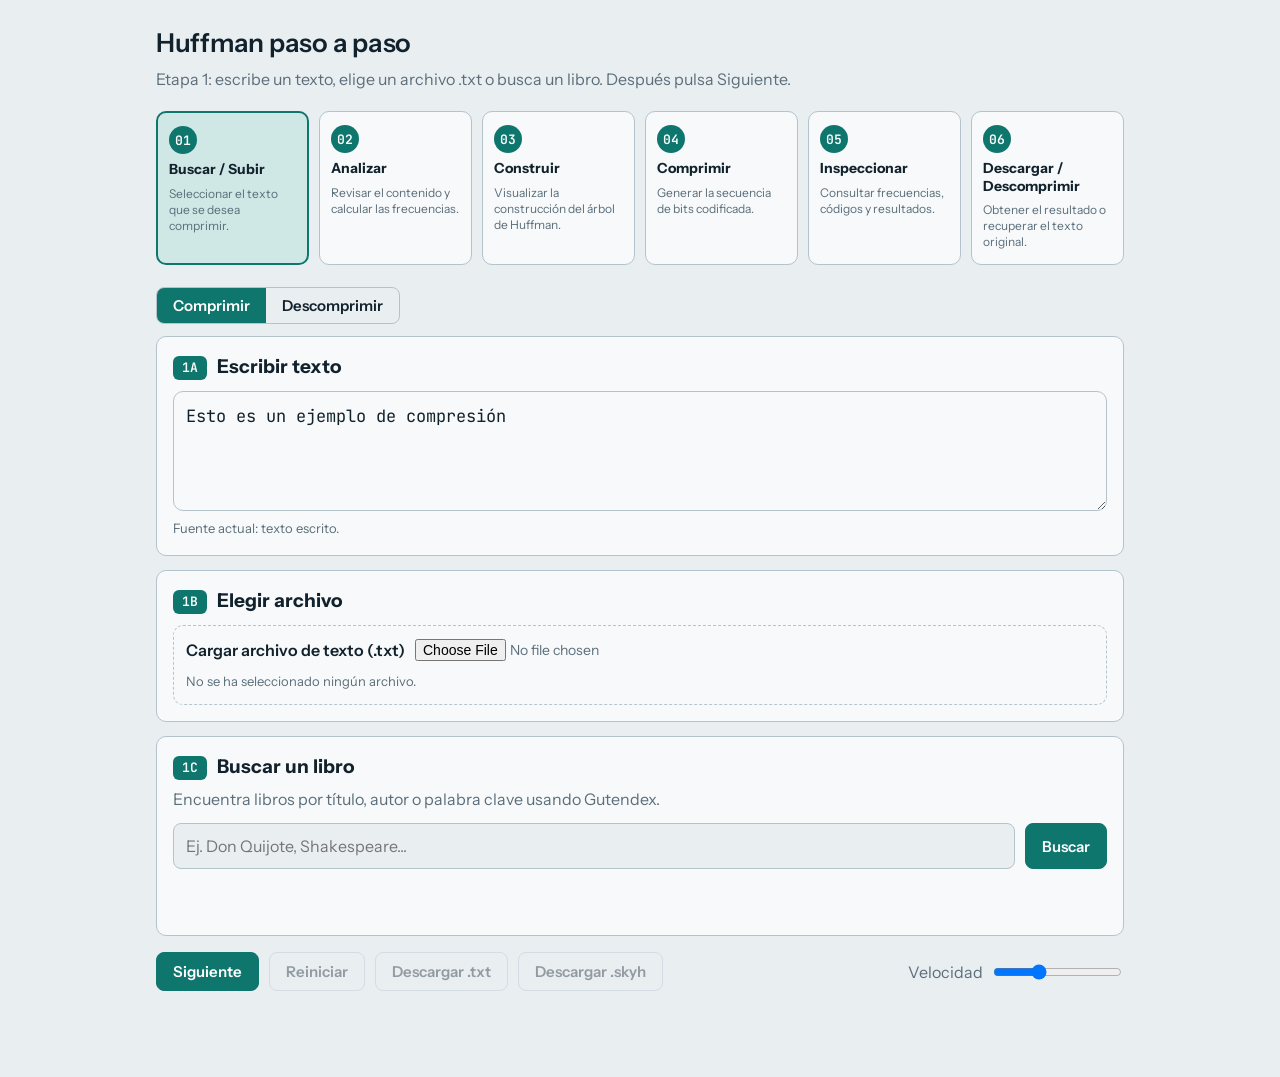
<file: huffman_visualizer.html>
<!DOCTYPE html>
<html lang="es">
<head>
<meta charset="utf-8">
<meta name="viewport" content="width=device-width, initial-scale=1, viewport-fit=cover">
<title>Huffman paso a paso</title>
<link rel="preconnect" href="https://fonts.googleapis.com">
<link href="https://fonts.googleapis.com/css2?family=Instrument+Sans:wght@400;600&family=JetBrains+Mono:wght@400;600&display=swap" rel="stylesheet">
<style>
:root{
  --bg:#e9eef1; --panel:#f7f9fa; --ink:#12222d; --mute:#5b6e7a; --line:#b4c3cc;
  --teal:#0f766e; --teal-t:#cfe8e5; --amber:#e8a010; --on-teal:#fff;
  color-scheme:light;
  box-sizing:border-box;
  padding-top:env(safe-area-inset-top,0px); padding-bottom:env(safe-area-inset-bottom,0px);
}
@media (prefers-color-scheme:dark){
  :root:not([data-theme="light"]){
    --bg:#0f1a21; --panel:#162530; --ink:#e3edf2; --mute:#8fa5b2; --line:#34505f;
    --teal:#3cb8ab; --teal-t:#1e4a4a; --amber:#f2b632; --on-teal:#06231f; color-scheme:dark;
  }
}
:root[data-theme="dark"]{
  --bg:#0f1a21; --panel:#162530; --ink:#e3edf2; --mute:#8fa5b2; --line:#34505f;
  --teal:#3cb8ab; --teal-t:#1e4a4a; --amber:#f2b632; --on-teal:#06231f; color-scheme:dark;
}
html{scroll-padding-top:env(safe-area-inset-top,0px)}
*{box-sizing:border-box}
body{margin:0;background:var(--bg);color:var(--ink);font:16px/1.5 "Instrument Sans",system-ui,sans-serif}
main{max-width:1000px;margin:0 auto;padding:24px 16px 48px}
h1{font-size:26px;margin:0 0 4px;font-weight:600;letter-spacing:-.01em}
.sub{margin:0 0 20px;color:var(--mute)}
.panel{background:var(--panel);border:1px solid var(--line);border-radius:10px;padding:14px}
#stack{display:flex;gap:12px;align-items:flex-start;overflow-x:auto;position:relative;min-height:170px;padding:12px 4px 10px;margin-bottom:16px}
#stack:empty{display:none}
.box{flex:none;width:68px;display:flex;flex-direction:column;align-items:center;gap:6px}
.count{font:600 18px "JetBrains Mono",ui-monospace,monospace;height:26px;opacity:0;transition:opacity .3s}
.counting .count{opacity:1}
.body{width:100%;min-height:64px;border:2px solid var(--teal);border-radius:8px;background:var(--teal-t);padding:4px;display:flex;flex-wrap:wrap;gap:2px;align-content:flex-start}
.l{width:26px;height:26px;line-height:26px;text-align:center;font:600 15px "JetBrains Mono",ui-monospace,monospace;color:var(--ink);transition:opacity .2s,transform .2s}
.l.out{opacity:0;transform:scale(.4)}
.key{font:600 14px "JetBrains Mono",ui-monospace,monospace;color:var(--mute);min-width:26px;text-align:center;border-top:2px solid var(--line);padding-top:2px}
#view{position:relative;max-height:42vh;overflow:auto;padding:6px;margin-bottom:16px}
.cell{display:inline-block;width:32px;height:32px;line-height:32px;text-align:center;border-radius:4px;font:400 20px "JetBrains Mono",ui-monospace,monospace;vertical-align:top;transition:background .3s}
.cell.seen{background:var(--teal-t)}
.cell.nl{color:var(--mute);font-size:14px}
#ptr{position:absolute;left:0;top:0;width:32px;height:32px;border:2px solid var(--amber);border-radius:4px;pointer-events:none;transition:transform .2s ease}
.fly{position:fixed;z-index:50;transform-origin:0 0;text-align:center;font:600 20px "JetBrains Mono",ui-monospace,monospace;line-height:32px;color:var(--amber);pointer-events:none}

.file-picker{
  display:flex;
  flex-wrap:wrap;
  align-items:center;
  gap:10px;
  margin:0 0 12px;
  padding:12px;
  border:1px dashed var(--line);
  border-radius:10px;
  background:var(--panel);
}
.file-picker label{font-weight:600;color:var(--ink)}
.file-picker input[type="file"]{
  max-width:100%;
  color:var(--mute);
  font:14px "Instrument Sans",system-ui,sans-serif;
}
.file-info{
  flex-basis:100%;
  color:var(--mute);
  font-size:13px;
  overflow-wrap:anywhere;
}

textarea{display:block;width:100%;min-height:120px;resize:vertical;margin-bottom:16px;padding:12px;border:1px solid var(--line);border-radius:10px;background:var(--panel);color:var(--ink);font:400 17px/1.5 "JetBrains Mono",ui-monospace,monospace}
textarea:focus-visible,button:focus-visible,input:focus-visible{outline:3px solid var(--amber);outline-offset:2px}
.bar{display:flex;flex-wrap:wrap;gap:10px;align-items:center}
button{font:600 15px "Instrument Sans",system-ui,sans-serif;padding:9px 16px;border-radius:8px;border:1px solid var(--teal);background:var(--teal);color:var(--on-teal);cursor:pointer}
button.ghost{background:transparent;color:var(--ink);border-color:var(--line)}
button:disabled{opacity:.4;cursor:not-allowed}
label.sp{display:flex;gap:8px;align-items:center;color:var(--mute);margin-left:auto}
#status{min-height:1.5em;margin:14px 0 0;color:var(--mute)}
[hidden]{display:none!important}
#tree{overflow:auto;margin-bottom:16px;padding:12px}
#tin{position:relative}
#arrows{position:absolute;left:0;top:0;overflow:visible;pointer-events:none}
#arrows line{stroke:var(--mute);stroke-width:2}
#arrows marker path{fill:var(--mute)}
.node{position:absolute;left:0;top:0;width:52px;height:52px;border-radius:50%;display:flex;flex-direction:column;align-items:center;justify-content:center;border:2px solid var(--teal);background:var(--teal-t);line-height:1.1}
.node.in{border-color:var(--mute);background:var(--panel)}
.node.hot{outline:3px solid var(--amber);outline-offset:2px}
.node .w{font:600 16px "JetBrains Mono",ui-monospace,monospace}
.node .c{font:600 13px "JetBrains Mono",ui-monospace,monospace;color:var(--mute)}
.elabel{position:absolute;width:22px;height:22px;border-radius:50%;background:var(--panel);border:2px solid var(--amber);color:var(--ink);font:600 13px "JetBrains Mono",ui-monospace,monospace;display:flex;align-items:center;justify-content:center;transform:translate(-50%,-50%)}
.cbox{position:absolute;left:0;top:0;min-width:30px;height:28px;padding:0 7px;border-radius:6px;background:var(--amber);color:#1b1200;font:600 14px "JetBrains Mono",ui-monospace,monospace;display:flex;align-items:center;justify-content:center;white-space:nowrap;z-index:2}
.cbox.done{background:var(--teal-t);color:var(--ink);box-shadow:inset 0 0 0 2px var(--teal)}
#row{display:flex;gap:16px;align-items:flex-start;flex-wrap:wrap}
#row #tree{flex:1 1 420px;min-width:0}
#out{flex:0 1 260px;min-height:96px;margin-bottom:16px;display:flex;flex-wrap:wrap;gap:6px;align-content:flex-start}
#stats{flex:0 1 260px;margin-bottom:16px}
#stats h3{margin:0 0 8px;font-size:16px}
#stats p{margin:0 0 4px;font-size:14px}
.obox{min-width:30px;height:28px;padding:0 7px;border-radius:6px;background:var(--teal-t);color:var(--ink);box-shadow:inset 0 0 0 2px var(--teal);font:600 14px "JetBrains Mono",ui-monospace,monospace;display:flex;align-items:center;justify-content:center}
.cbox.fixed{position:fixed;z-index:60;pointer-events:none}
.seg{display:inline-flex;margin-bottom:12px;border:1px solid var(--line);border-radius:8px;overflow:hidden}
.seg button{background:transparent;color:var(--ink);border:0;border-radius:0;padding:8px 16px}
.seg button[aria-pressed="true"]{background:var(--teal);color:var(--on-teal)}
@media (prefers-reduced-motion:reduce){#ptr,.cell,.l,.count{transition:none}}
.workflow{display:grid;grid-template-columns:repeat(6,minmax(0,1fr));gap:10px;margin:0 0 22px}
.workflow-step{position:relative;min-height:126px;padding:13px 11px;border:1px solid var(--line);border-radius:10px;background:var(--panel);display:flex;flex-direction:column;gap:7px}
.workflow-step.active{border:2px solid var(--teal);background:var(--teal-t)}
.workflow-number{width:28px;height:28px;display:grid;place-items:center;border-radius:50%;background:var(--teal);color:var(--on-teal);font:600 13px "JetBrains Mono",ui-monospace,monospace}
.workflow-step strong{font-size:14px;line-height:1.25}
.workflow-step span:last-child{font-size:12px;color:var(--mute);line-height:1.35}
@media(max-width:760px){
  .workflow{grid-template-columns:repeat(3,minmax(0,1fr))}
}
@media(max-width:440px){
  .workflow{grid-template-columns:repeat(2,minmax(0,1fr))}
}
/* Buscador de libros Gutendex - Issue #20 */
.book-search {
  margin: 0 0 20px;
  padding: 16px;
  border: 1px solid var(--line);
  border-radius: 10px;
  background: var(--panel);
}

.book-search h2 {
  margin: 0 0 6px;
  font-size: 19px;
}

.book-search p {
  color: var(--mute);
  margin: 0 0 12px;
}

.book-search-form {
  display: flex;
  gap: 10px;
  flex-wrap: wrap;
}

.book-search-form input {
  flex: 1 1 220px;
  min-width: 0;
  padding: 10px 12px;
  border: 1px solid var(--line);
  border-radius: 8px;
  background: var(--bg);
  color: var(--ink);
  font: inherit;
}

#book-results {
  display: grid;
  grid-template-columns: repeat(auto-fit, minmax(220px, 1fr));
  gap: 10px;
  margin-top: 14px;
}

.book-result {
  padding: 12px;
  border: 1px solid var(--line);
  border-radius: 8px;
  background: var(--bg);
}

.book-result h3 {
  margin: 0 0 6px;
  font-size: 16px;
}

.book-result p {
  font-size: 13px;
  margin: 0 0 10px;
}

.book-result.selected {
  border: 2px solid var(--teal);
  background: var(--teal-t);
}

.book-result button {
  width: 100%;
}

#book-search-status {
  margin-top: 12px;
  min-height: 1.5em;
  color: var(--mute);
}

#selected-book {
  margin-top: 14px;
  padding: 12px;
  border-left: 4px solid var(--teal);
  background: var(--teal-t);
  border-radius: 6px;
  color: var(--ink);
}

@media(max-width:440px) {
  .book-search-form button {
    width: 100%;
  }
}

/* Etapa 1: tres secciones de entrada (texto, archivo, libro) */
#inputs{display:flex;flex-direction:column;gap:14px;margin-bottom:16px}
.input-card{padding:16px;border:1px solid var(--line);border-radius:10px;background:var(--panel)}
.input-card h2{margin:0 0 10px;font-size:19px}
.input-card textarea{margin-bottom:8px}
.input-card .file-info{margin:0}
.input-card .file-picker{margin:0}
#inputs .book-search{margin:0}
.tag{display:inline-grid;place-items:center;min-width:34px;height:24px;padding:0 6px;margin-right:6px;border-radius:6px;background:var(--teal);color:var(--on-teal);font:600 13px "JetBrains Mono",ui-monospace,monospace;vertical-align:middle}
</style>
</head>
<body>
<main>
  <h1>Huffman paso a paso</h1>
  <p class="sub" id="sub">Etapa 1: escribe un texto, elige un archivo .txt o busca un libro. Después pulsa Siguiente.</p>

  <section class="workflow" aria-label="Etapas del proceso de compresión Huffman">
    <article class="workflow-step active"><span class="workflow-number">01</span><strong>Buscar / Subir</strong><span>Seleccionar el texto que se desea comprimir.</span></article>
    <article class="workflow-step"><span class="workflow-number">02</span><strong>Analizar</strong><span>Revisar el contenido y calcular las frecuencias.</span></article>
    <article class="workflow-step"><span class="workflow-number">03</span><strong>Construir</strong><span>Visualizar la construcción del árbol de Huffman.</span></article>
    <article class="workflow-step"><span class="workflow-number">04</span><strong>Comprimir</strong><span>Generar la secuencia de bits codificada.</span></article>
    <article class="workflow-step"><span class="workflow-number">05</span><strong>Inspeccionar</strong><span>Consultar frecuencias, códigos y resultados.</span></article>
    <article class="workflow-step"><span class="workflow-number">06</span><strong>Descargar / Descomprimir</strong><span>Obtener el resultado o recuperar el texto original.</span></article>
  </section>

  <div class="seg" role="group" aria-label="Modo"><button id="mc" aria-pressed="true">Comprimir</button><button id="md" aria-pressed="false">Descomprimir</button></div>

  <!-- Etapa 1: tres fuentes de entrada, cada una en su propia sección -->
  <div id="inputs">
    <section class="input-card" id="sec-text" aria-labelledby="sec-text-title">
      <h2 id="sec-text-title"><span class="tag">1A</span> <span id="sec-text-label">Escribir texto</span></h2>
  <textarea id="text" aria-label="Texto a analizar">Esto es un ejemplo de compresión</textarea>
      <p id="sourceInfo" class="file-info" aria-live="polite">Fuente actual: texto escrito.</p>
    </section>
    <section class="input-card" id="sec-file" aria-labelledby="sec-file-title">
      <h2 id="sec-file-title"><span class="tag">1B</span> Elegir archivo</h2>
  <div class="file-picker">
    <label for="fileInput">Cargar archivo de texto (.txt)</label>
    <input id="fileInput" type="file" accept=".txt,text/plain">
    <span id="fileInfo" class="file-info" aria-live="polite">No se ha seleccionado ningún archivo.</span>
  </div>
    </section>
<section class="book-search" id="sec-book" aria-labelledby="book-search-title">
  <h2 id="book-search-title"><span class="tag">1C</span> Buscar un libro</h2>
  <p>Encuentra libros por título, autor o palabra clave usando Gutendex.</p>

  <form id="book-search-form" class="book-search-form">
    <input
      type="search"
      id="book-search-input"
      placeholder="Ej. Don Quijote, Shakespeare..."
      aria-label="Buscar libros"
      required
    >
    <button type="submit" id="book-search-button">Buscar</button>
  </form>

  <p id="book-search-status" role="status" aria-live="polite"></p>

  <div id="book-results" aria-label="Resultados de búsqueda"></div>

  <div id="selected-book" hidden aria-live="polite">
    <strong>Libro seleccionado:</strong>
    <p id="selected-book-info"></p>
  </div>
</section>
  </div>

  <!-- Etapa 2: las cajas de frecuencia aparecen al pulsar Siguiente -->
  <div id="stack" class="panel" aria-label="Cajas de frecuencia"></div>
  <div id="row">
    <div id="tree" class="panel" hidden aria-label="Nodos y árbol de Huffman">
      <div id="tin"><svg id="arrows" width="0" height="0"><defs><marker id="ah" viewBox="0 0 10 10" refX="9" refY="5" markerWidth="7" markerHeight="7" orient="auto"><path d="M0 0L10 5L0 10z"/></marker></defs></svg></div>
    </div>
    <div id="out" class="panel" hidden aria-label="Texto codificado"></div>
    <div id="stats" class="panel" hidden aria-label="Estadísticas de compresión"></div>
  </div>
  <div id="view" class="panel" hidden></div>

  <div class="bar">
    <button id="start">Iniciar</button>
    <button id="next" disabled>Siguiente</button>
    <button id="reset" class="ghost" disabled>Reiniciar</button>
    <button id="downloadTxt" class="ghost" disabled>Descargar .txt</button>
    <button id="downloadSkyh" class="ghost" disabled>Descargar .skyh</button>
    <label class="sp">Velocidad <input id="speed" type="range" min="1" max="10" value="4"></label>
  </div>
  <p id="status" aria-live="polite"></p>
</main>

<!-- Biblioteca del formato binario .skyh: debe cargarse antes de instanciar HuffmanViz -->
<script src="skyh.js"></script>
<script>
const CANCEL = Symbol("cancel");
// Por encima de este número de caracteres no se anima el conteo uno por uno (p. ej. un libro completo).
const MAX_ANIM = 1500;
const label = c => c === " " ? "␣" : c === "\n" ? "↵" : c === "\t" ? "⇥" : c;

class HuffmanViz {
  #text; #view; #stack; #status; #start; #next; #reset; #speed; #fileInput; #fileInfo;
  #downloadTxt; #downloadSkyh;
  #inputs; #sourceInfo; #secFile; #secBook; #secTextLabel; #steps; #loading = false;
  #fileBytes = new Uint8Array(); #fileName = "";
  // Texto completo de la última compresión (para estadísticas y descargas) y su origen.
  #allChars = []; #srcBytes = new Uint8Array(); #srcName = "texto.txt";
  #ptr = null; #cells = []; #boxes = new Map(); #token = 0;
  #tree; #tin; #arrows; #out; #stats; #mc; #md; #sub; #mode = "c"; #busy = false; #dActive = false; #ctext = ""; #chars = []; #codes = new Map(); #nodes = []; #queue = []; #stage = 0;

  constructor() {
    const g = id => document.getElementById(id);
    this.#text = g("text"); this.#view = g("view"); this.#stack = g("stack");
    this.#status = g("status"); this.#start = g("start"); this.#next = g("next");
    this.#reset = g("reset"); this.#speed = g("speed");
    this.#downloadTxt = g("downloadTxt");
    this.#downloadSkyh = g("downloadSkyh");
    this.#fileInput = g("fileInput"); this.#fileInfo = g("fileInfo");
    this.#fileInput.addEventListener("change", () => this.#loadFile());
    this.#inputs = g("inputs"); this.#sourceInfo = g("sourceInfo");
    this.#secFile = g("sec-file"); this.#secBook = g("sec-book"); this.#secTextLabel = g("sec-text-label");
    this.#steps = [...document.querySelectorAll(".workflow-step")];
    // Si el usuario escribe a mano, la fuente vuelve a ser el texto escrito.
    this.#text.addEventListener("input", () => {
      this.#fileName = "";
      if (this.#mode === "c") this.#sourceInfo.textContent = "Fuente actual: texto escrito.";
    });
    // El buscador de libros avisa mientras descarga el texto para bloquear Siguiente.
    document.addEventListener("source-loading", e => { this.#loading = e.detail; this.#sync(); });
    this.#tree = g("tree"); this.#tin = g("tin"); this.#arrows = g("arrows"); this.#out = g("out");
    this.#stats = g("stats");
    this.#mc = g("mc"); this.#md = g("md"); this.#sub = g("sub");
    this.#mc.onclick = () => this.#setMode("c");
    this.#md.onclick = () => this.#setMode("d");
    this.#start.onclick = () => this.#run();
    this.#next.onclick = () => this.#advance();
    this.#reset.onclick = () => this.#restore();
    this.#downloadTxt.onclick = () => this.#downloadText();
    this.#downloadSkyh.onclick = () => this.#downloadSkyhFile();
    this.#sync();
  }

  async #loadFile() {
    const file = this.#fileInput.files?.[0];
    if (!file) return;

    if (!file.name.toLowerCase().endsWith(".txt")) {
      this.#fileInfo.textContent = "Selecciona un archivo con extensión .txt.";
      this.#status.textContent = "Formato no válido. Solo se permiten archivos .txt.";
      this.#fileInput.value = "";
      return;
    }

    try {
      // Se leen los bytes originales del archivo y se conservan en un Uint8Array.
      this.#fileBytes = new Uint8Array(await file.arrayBuffer());

      // La visualización actual trabaja con texto; por eso decodificamos los bytes UTF-8.
      const content = new TextDecoder("utf-8", { fatal: true }).decode(this.#fileBytes);

      this.#restore();
      this.#text.value = content; // el cuadro de texto se reemplaza por el contenido del archivo
      this.#ctext = content;
      this.#fileName = file.name;
      this.#fileInfo.textContent =
        `${file.name} · ${this.#fileBytes.length.toLocaleString("es-MX")} bytes`;
      this.#sourceInfo.textContent = `Fuente actual: archivo ${file.name}.`;
      this.#status.textContent =
        `Archivo cargado correctamente: ${this.#fileBytes.length} bytes leídos en un Uint8Array. Pulsa Siguiente para analizar el texto.`;
      this.#inputs.hidden = false;
      this.#view.hidden = true;
    } catch (error) {
      this.#fileBytes = new Uint8Array();
      this.#fileName = "";
      this.#fileInput.value = "";
      this.#fileInfo.textContent = "No se pudo leer el archivo como texto UTF-8.";
      this.#status.textContent =
        "Error al cargar el archivo. Verifica que sea un .txt codificado en UTF-8.";
    }
  }

  get #step() { return 1200 / Number(this.#speed.value); }

  #sleep(ms, t) {
    return new Promise(r => setTimeout(r, ms)).then(() => { if (t !== this.#token) throw CANCEL; });
  }

  #build(chars) {
    this.#inputs.hidden = true;
    this.#view.hidden = false;
    this.#view.innerHTML = "";
    this.#stack.innerHTML = "";
    this.#stack.classList.remove("counting");
    this.#boxes.clear();
    this.#clearTree();
    this.#chars = chars;
    this.#cells = chars.map(ch => {
      const s = document.createElement("span");
      s.className = "cell" + (ch === "\n" ? " nl" : "");
      s.textContent = ch === " " ? "\u00a0" : ch === "\n" ? "↵" : ch;
      this.#view.append(s);
      if (ch === "\n") this.#view.append(document.createElement("br"));
      return s;
    });
    this.#ptr = document.createElement("div");
    this.#ptr.id = "ptr";
    this.#view.append(this.#ptr);
  }

  #newBox(ch) {
    const el = document.createElement("div");
    el.className = "box";
    el.innerHTML = '<div class="count">0</div><div class="body"></div><div class="key"></div>';
    el.querySelector(".key").textContent = label(ch);
    this.#stack.append(el);
    const box = { el, body: el.querySelector(".body"), count: el.querySelector(".count"), n: 0, letters: [] };
    this.#boxes.set(ch, box);
    return box;
  }

  #addLetter(box, ch) {
    const l = document.createElement("div");
    l.className = "l";
    l.textContent = label(ch);
    box.body.append(l);
    box.letters.push(l);
    return l;
  }

  #reveal(box) {
    const s = this.#stack, b = box.el;
    if (b.offsetLeft < s.scrollLeft || b.offsetLeft + b.offsetWidth > s.scrollLeft + s.clientWidth) {
      s.scrollLeft = b.offsetLeft - s.clientWidth / 2;
    }
  }

  async #run() {
    if (this.#mode === "d") return this.#runDecomp();
    const all = [...this.#text.value];
    if (!all.length) {
      this.#status.textContent = "Escribe un texto para empezar.";
      this.#text.focus();
      return;
    }
    // Se conserva el texto completo y sus bytes originales para las estadísticas y las descargas.
    this.#allChars = all;
    this.#srcName = this.#fileName || "texto.txt";
    this.#srcBytes = this.#fileName && this.#fileBytes.length
      ? this.#fileBytes
      : new TextEncoder().encode(all.join(""));
    const big = all.length > MAX_ANIM;
    const chars = big ? all.slice(0, MAX_ANIM) : all;
    const t = ++this.#token;
    this.#build(chars);
    this.#next.disabled = true;
    this.#busy = true;
    this.#sync();
    try {
      if (big) {
        await this.#fastCount(all, t);
      } else {
        await this.#countPhase(chars, t);
        await this.#clearPhase(t);
      }
    } catch (e) {
      if (e !== CANCEL) throw e;
    } finally {
      if (t === this.#token) { this.#busy = false; this.#sync(); }
    }
  }

  async #countPhase(chars, t) {
    for (let i = 0; i < chars.length; i++) {
      const ch = chars[i], cell = this.#cells[i], step = this.#step;
      this.#status.textContent = `Etapa 1: leyendo carácter ${i + 1} de ${chars.length}`;
      cell.scrollIntoView({ block: "nearest" });
      this.#ptr.style.transitionDuration = Math.min(300, step * 0.5) + "ms";
      this.#ptr.style.transform = `translate(${cell.offsetLeft}px,${cell.offsetTop}px)`;
      await this.#sleep(step * 0.6, t);

      let box = this.#boxes.get(ch);
      if (!box) {
        box = this.#newBox(ch);
        this.#reveal(box);
        box.el.animate([{ opacity: 0, transform: "scale(.6)" }, { opacity: 1, transform: "none" }], { duration: step * 0.5, easing: "ease-out" });
        await this.#sleep(step * 0.5, t);
        const l = this.#addLetter(box, ch);
        l.animate([{ transform: "scale(0)" }, { transform: "none" }], { duration: step * 0.3 });
        await this.#sleep(step * 0.3, t);
      } else {
        this.#reveal(box);
        const slot = this.#addLetter(box, ch);
        slot.style.visibility = "hidden";
        const a = cell.getBoundingClientRect(), b = slot.getBoundingClientRect();
        const f = document.createElement("div");
        f.className = "fly";
        f.textContent = label(ch);
        Object.assign(f.style, { left: a.left + "px", top: a.top + "px", width: a.width + "px", height: a.height + "px" });
        document.body.append(f);
        const d = Math.min(700, Math.max(200, step * 0.9));
        try {
          f.animate(
            [{ transform: "none" }, { transform: `translate(${b.left - a.left}px,${b.top - a.top}px) scale(${b.width / a.width},${b.height / a.height})` }],
            { duration: d, easing: "ease-in-out", fill: "forwards" }
          );
          await this.#sleep(d, t);
          slot.style.visibility = "visible";
        } finally { f.remove(); }
      }
      cell.classList.add("seen");
    }
  }

  // Textos largos (libros): se cuentan todos los caracteres de golpe, sin animar cada uno.
  async #fastCount(all, t) {
    this.#status.textContent = `Etapa 2: contando ${all.length.toLocaleString("es-MX")} caracteres…`;
    await this.#sleep(this.#step * 0.5, t);
    const freq = new Map();
    for (const ch of all) freq.set(ch, (freq.get(ch) || 0) + 1);
    for (const [ch, n] of freq) {
      const box = this.#newBox(ch);
      box.n = n;
      box.count.textContent = n;
    }
    this.#stack.classList.add("counting");
    this.#status.textContent =
      `Listo: ${freq.size} caracteres distintos en ${all.length.toLocaleString("es-MX")} en total. ` +
      `Texto largo: las frecuencias son de todo el texto, pero la codificación (etapa 6) se animará solo con los primeros ${MAX_ANIM} caracteres. Pulsa Siguiente para continuar.`;
    this.#stage = 2;
    this.#next.disabled = false;
  }

  async #clearPhase(t) {
    this.#status.textContent = "Etapa 2: contando las apariciones de cada carácter";
    this.#stack.classList.add("counting");
    await this.#sleep(this.#step, t);
    let any = true;
    while (any) {
      any = false;
      for (const b of this.#boxes.values()) {
        const l = b.letters.pop();
        if (!l) continue;
        any = true;
        l.classList.add("out");
        setTimeout(() => l.remove(), 220);
        b.count.textContent = ++b.n;
        b.count.animate([{ transform: "scale(1.5)" }, { transform: "none" }], { duration: 220 });
      }
      await this.#sleep(this.#step * 0.6, t);
    }
    const total = this.#cells.length;
    this.#status.textContent = `Listo: ${this.#boxes.size} caracteres distintos en ${total} en total. Pulsa Siguiente para continuar.`;
    this.#stage = 2;
    this.#next.disabled = false;
  }

  #clearTree() {
    this.#stats.hidden = true;
    this.#stats.innerHTML = "";
    this.#nodes = []; this.#queue = []; this.#stage = 0;
    this.#tree.hidden = true;
    this.#out.hidden = true; this.#out.innerHTML = ""; this.#codes.clear();
    this.#tin.querySelectorAll(".node,.elabel,.cbox").forEach(n => n.remove());
    this.#arrows.querySelectorAll("line").forEach(n => n.remove());
  }

  #mkNode(o) {
    const el = document.createElement("div");
    el.className = "node" + (o.l ? " in" : "");
    el.innerHTML = '<span class="w"></span>' + (o.l ? "" : '<span class="c"></span>');
    el.querySelector(".w").textContent = o.w;
    if (!o.l) el.querySelector(".c").textContent = label(o.ch);
    this.#tin.append(el);
    o.el = el; o.lines = [];
    if (o.l) {
      for (const c of [o.l, o.r]) {
        const ln = document.createElementNS("http://www.w3.org/2000/svg", "line");
        ln.setAttribute("marker-end", "url(#ah)");
        this.#arrows.append(ln);
        o.lines.push([ln, c]);
      }
    }
    this.#nodes.push(o);
    return o;
  }

  #draw(o) {
    o.el.style.transform = `translate(${o.x - 26}px,${o.y - 26}px)`;
    for (const [ln, c] of o.lines) {
      const dx = c.x - o.x, dy = c.y - o.y, len = Math.hypot(dx, dy) || 1;
      ln.setAttribute("x1", o.x + dx / len * 26); ln.setAttribute("y1", o.y + dy / len * 26);
      ln.setAttribute("x2", c.x - dx / len * 29); ln.setAttribute("y2", c.y - dy / len * 29);
    }
  }

  #layout() {
    const SLOT = 64, GAP = 84;
    let idx = 0;
    const h = o => o.l ? 1 + Math.max(h(o.l), h(o.r)) : 0;
    const H = Math.max(0, ...this.#queue.map(h));
    const walk = o => {
      if (!o.l) o.tx = idx++ * SLOT + SLOT / 2;
      else { walk(o.l); walk(o.r); o.tx = (o.l.tx + o.r.tx) / 2; }
      o.ty = 34 + (H - h(o)) * GAP;
    };
    this.#queue.forEach(walk);
    const w = idx * SLOT, ht = 68 + H * GAP;
    this.#tin.style.width = w + "px"; this.#tin.style.height = ht + "px";
    this.#arrows.setAttribute("width", w); this.#arrows.setAttribute("height", ht);
  }

  async #tween(d, t) {
    const ns = this.#nodes, t0 = performance.now();
    ns.forEach(o => { o.x0 = o.x; o.y0 = o.y; });
    await new Promise(res => {
      const f = now => {
        if (t !== this.#token) return res();
        const p = Math.min(1, (now - t0) / d), e = p < 0.5 ? 2 * p * p : 1 - Math.pow(-2 * p + 2, 2) / 2;
        for (const o of ns) { o.x = o.x0 + (o.tx - o.x0) * e; o.y = o.y0 + (o.ty - o.y0) * e; this.#draw(o); }
        p < 1 ? requestAnimationFrame(f) : res();
      };
      requestAnimationFrame(f);
    });
    if (t !== this.#token) throw CANCEL;
  }

  async #sortPhase(t) {
    const step = this.#step;
    this.#status.textContent = "Etapa 3: ordenando los nodos de menor a mayor frecuencia";
    this.#tree.hidden = false;
    this.#tree.scrollIntoView({ block: "nearest" });
    const origin = this.#tin.getBoundingClientRect();
    const nodes = [...this.#boxes.entries()].map(([ch, b], i) => {
      const r = b.el.getBoundingClientRect();
      const o = this.#mkNode({ w: b.n, ch, i });
      o.x = r.left + r.width / 2 - origin.left; o.y = 34;
      return o;
    });
    this.#queue = [...nodes].sort((a, b) => a.w - b.w || a.i - b.i);
    this.#layout();
    nodes.forEach(o => { this.#draw(o); o.el.animate([{ opacity: 0 }, { opacity: 1 }], { duration: step * 0.5 }); });
    await this.#sleep(step * 0.7, t);
    await this.#tween(Math.min(1800, step * 3), t);
  }

  async #mergePhase(t) {
    const q = this.#queue, step = this.#step;
    if (q.length < 2) { this.#status.textContent = "Solo hay un carácter distinto: el árbol es un único nodo."; return; }
    const fade = [{ opacity: 0 }, { opacity: 1 }];
    while (q.length > 1) {
      const [a, b] = q;
      this.#status.textContent = `Etapa 4: combinando ${a.w} + ${b.w} = ${a.w + b.w}`;
      a.el.classList.add("hot"); b.el.classList.add("hot");
      await this.#sleep(step * 0.6, t);
      q.splice(0, 2);
      const p = this.#mkNode({ w: a.w + b.w, l: a, r: b });
      q.unshift(p);
      this.#layout();
      p.x = p.tx; p.y = p.ty;
      this.#nodes.forEach(o => this.#draw(o));
      p.el.animate(fade, { duration: step * 0.5 });
      p.lines.forEach(([ln]) => ln.animate(fade, { duration: step * 0.5 }));
      await this.#tween(step * 0.8, t);
      a.el.classList.remove("hot"); b.el.classList.remove("hot");
      q.shift();
      let i = q.findIndex(o => o.w > p.w);
      if (i < 0) i = q.length;
      q.splice(i, 0, p);
      if (i > 0) { this.#layout(); await this.#tween(step * 1.2, t); }
    }
    this.#status.textContent = `Árbol de Huffman completo: la raíz suma ${q[0].w}.`;
  }

  // Estadísticas de compresión calculadas sobre el texto completo (no solo la parte animada).
  #showStats() {
    const total = this.#allChars.length;
    let bits = 0;
    for (const ch of this.#allChars) bits += this.#codes.get(ch)?.code.length ?? 0;
    const original = total * 8;
    const saved = original - bits;
    const percentage = original > 0
      ? ((saved / original) * 100).toFixed(2)
      : "0.00";

    this.#stats.hidden = false;
    this.#stats.innerHTML = `
      <h3>Estadísticas de compresión</h3>
      <p>Caracteres originales: <strong>${total.toLocaleString("es-MX")}</strong></p>
      <p>Tamaño original: <strong>${original.toLocaleString("es-MX")} bits</strong></p>
      <p>Tamaño comprimido: <strong>${bits.toLocaleString("es-MX")} bits</strong></p>
      <p>Reducción de tamaño: <strong>${percentage}%</strong></p>
      <p>Bits ahorrados: <strong>${saved.toLocaleString("es-MX")}</strong></p>
    `;
  }

  #sync() {
    const lock = this.#busy || (this.#stage > 0 && this.#stage < 6), d = this.#mode === "d";
    this.#mc.disabled = lock; this.#md.disabled = lock;
    this.#fileInput.disabled = lock || d;
    this.#start.hidden = !d; // en modo comprimir se avanza solo con Siguiente
    this.#start.disabled = this.#busy || (!d && this.#stage > 0 && this.#stage < 6);
    this.#reset.disabled = !(this.#busy || (d ? this.#dActive : this.#stage > 0));
    this.#secFile.hidden = d; this.#secBook.hidden = d;
    if (d) this.#next.disabled = true;
    else if (!this.#busy && this.#stage === 0) this.#next.disabled = this.#loading;
    // Resalta la etapa del flujo en la que estamos.
    const s = this.#stage;
    const step = this.#busy && s === 0 ? 2 : s === 0 ? 1 : s <= 2 ? 2 : s <= 5 ? 3 : 4;
    this.#steps.forEach((el, i) => el.classList.toggle("active", i === step - 1));

    // Las descargas solo se habilitan cuando la compresión terminó (etapa 6) y no hay animación en curso.
    const canDownload = !this.#busy && !d && this.#stage === 6;
    this.#downloadTxt.disabled = !canDownload;
    this.#downloadSkyh.disabled = !canDownload;
  }

  // Bits de la parte animada (los que se ven en pantalla); se usan al pasar a "Descomprimir".
  #getEncodedBits() {
    return this.#chars.map(ch => this.#codes.get(ch)?.code ?? "").join("");
  }

  // Bits de todo el texto comprimido; se usan en la descarga .txt.
  #getFullBits() {
    return this.#allChars.map(ch => this.#codes.get(ch)?.code ?? "").join("");
  }

  #downloadFile(content, filename, type) {
    const blob = new Blob([content], { type });
    const url = URL.createObjectURL(blob);
    const link = document.createElement("a");
    link.href = url;
    link.download = filename;
    document.body.append(link);
    link.click();
    link.remove();
    setTimeout(() => URL.revokeObjectURL(url), 1000);
  }

  #downloadText() {
    if (this.#stage !== 6 || this.#mode !== "c" || this.#busy) return;
    this.#downloadFile(
      this.#getFullBits(),
      "texto_comprimido.txt",
      "text/plain;charset=utf-8"
    );
    this.#status.textContent = "Archivo TXT descargado correctamente.";
  }

  // Genera un archivo binario .skyh válido con Skyh.escribirArchivo() (skyh.js).
  async #downloadSkyhFile() {
    if (this.#stage !== 6 || this.#mode !== "c" || this.#busy) return;
    if (typeof Skyh === "undefined") {
      this.#status.textContent = "No se pudo cargar skyh.js. Colócalo en la misma carpeta que el HTML.";
      return;
    }
    try {
      const { archivo, info } = await Skyh.escribirArchivo(this.#srcBytes, this.#srcName);
      Skyh.descargar(archivo, Skyh.nombreSkyh(this.#srcName));
      this.#status.textContent =
        `Archivo SKYH descargado correctamente: ${info.metricas.textoOriginal} → ${info.metricas.textoComprimido}.`;
    } catch (error) {
      console.error("Error al generar el archivo .skyh:", error);
      this.#status.textContent = "No se pudo generar el archivo .skyh: " + (error.message || error);
    }
  }

  #cleanD() {
    this.#dActive = false;
    document.querySelectorAll(".fly,.cbox.fixed").forEach(n => n.remove());
    this.#tin.querySelectorAll(".dbox").forEach(n => n.remove());
  }

  #setMode(m) {
    if (m === this.#mode) return;
    this.#cleanD();
    this.#mode = m;
    this.#mc.setAttribute("aria-pressed", m === "c");
    this.#md.setAttribute("aria-pressed", m === "d");
    this.#view.hidden = true;
    this.#inputs.hidden = false;
    this.#next.disabled = true;
    this.#secTextLabel.textContent = m === "d" ? "Secuencia binaria" : "Escribir texto";
    this.#sourceInfo.hidden = m === "d";
    if (m === "d") {
      this.#ctext = this.#text.value;
      const ready = this.#stage === 6;
      this.#text.value = ready ? this.#getEncodedBits() : "";
      this.#text.placeholder = "Escribe una secuencia de 0 y 1";
      this.#text.setAttribute("aria-label", "Secuencia binaria a decodificar");
      this.#sub.textContent = "Escribe una secuencia de 0 y 1 y observa cómo el árbol la convierte en texto.";
      this.#status.textContent = ready ? "" : "Primero comprime un texto para construir el árbol.";
    } else {
      this.#text.value = this.#ctext;
      this.#text.placeholder = "";
      this.#text.setAttribute("aria-label", "Texto a analizar");
      this.#sub.textContent = "Etapa 1: escribe un texto, elige un archivo .txt o busca un libro. Después pulsa Siguiente.";
      this.#status.textContent = "";
    }
    this.#sync();
  }

  async #runDecomp() {
    if (this.#stage !== 6) { this.#status.textContent = "Primero comprime un texto para construir el árbol."; return; }
    const raw = this.#text.value.replace(/\s+/g, "");
    if (!raw) { this.#status.textContent = "Escribe una secuencia de 0 y 1 para empezar."; this.#text.focus(); return; }
    if (/[^01]/.test(raw)) { this.#status.textContent = "Solo se admiten los caracteres 0 y 1."; return; }
    const bits = [...raw], t = ++this.#token;
    this.#cleanD();
    this.#dActive = true; this.#busy = true;
    this.#inputs.hidden = true; this.#view.hidden = false;
    this.#view.innerHTML = ""; this.#out.innerHTML = ""; this.#view.scrollTop = 0;
    this.#cells = bits.map(b => {
      const s = document.createElement("span");
      s.className = "cell"; s.textContent = b;
      this.#view.append(s);
      return s;
    });
    this.#ptr = document.createElement("div");
    this.#ptr.id = "ptr";
    this.#view.append(this.#ptr);
    this.#sync();
    try {
      await this.#decodePhase(bits, t);
    } catch (e) {
      if (e !== CANCEL) throw e;
    } finally {
      if (t === this.#token) { this.#busy = false; this.#sync(); }
    }
  }

  #restoreDecomp() {
    this.#token++;
    this.#busy = false;
    this.#cleanD();
    this.#out.innerHTML = "";
    this.#view.hidden = true;
    this.#inputs.hidden = false;
    this.#status.textContent = "";
    this.#sync();
  }

  async #decodePhase(bits, t) {
    const step = this.#step, v = this.#view, root = this.#queue[0], n = bits.length;
    const fade = [{ opacity: 0 }, { opacity: 1 }];
    const pos = (x, y) => `translate(${x}px,${y}px) translate(-50%,-50%)`;
    const glide = (el, from, to, d) => {
      el.style.transform = to;
      el.animate([{ transform: from }, { transform: to }], { duration: d, easing: "ease-in-out" });
    };
    const d = Math.min(550, step * 0.7);
    let node = root, box = null, count = 0;
    for (let i = 0; i < n; i++) {
      const bit = bits[i], cell = this.#cells[i];
      this.#status.textContent = `Descomprimiendo: leyendo bit ${i + 1} de ${n}`;
      if (cell.offsetTop < v.scrollTop || cell.offsetTop + 32 > v.scrollTop + v.clientHeight) v.scrollTop = cell.offsetTop - v.clientHeight / 2;
      this.#ptr.style.transitionDuration = Math.min(300, step * 0.5) + "ms";
      this.#ptr.style.transform = `translate(${cell.offsetLeft}px,${cell.offsetTop}px)`;
      if (!box) {
        box = document.createElement("div");
        box.className = "cbox dbox";
        box.style.transform = pos(root.x, root.y);
        this.#tin.append(box);
        box.animate(fade, { duration: step * 0.3 });
      }
      this.#frame([cell, box]);
      await this.#sleep(step * 0.5, t);

      const a = cell.getBoundingClientRect(), b = box.getBoundingClientRect();
      const f = document.createElement("div");
      f.className = "fly"; f.textContent = bit;
      Object.assign(f.style, { left: a.left + "px", top: a.top + "px", width: a.width + "px", height: a.height + "px" });
      document.body.append(f);
      try {
        f.animate(
          [{ transform: "none" }, { transform: `translate(${b.left + b.width / 2 - a.left - a.width * 0.3}px,${b.top + b.height / 2 - a.top - a.height * 0.3}px) scale(.6)` }],
          { duration: d, easing: "ease-in-out", fill: "forwards" }
        );
        await this.#sleep(d, t);
      } finally { f.remove(); }
      box.textContent += bit;
      cell.classList.add("seen");

      if (node.l) {
        const next = bit === "0" ? node.l : node.r;
        await this.#sleep(step * 0.2, t);
        glide(box, pos(node.x, node.y), pos(next.x, next.y), d);
        await this.#sleep(d, t);
        node = next;
      }
      if (!node.l) {
        box.textContent = label(node.ch);
        await this.#sleep(step * 0.4, t);
        const slot = document.createElement("div");
        slot.className = "obox"; slot.textContent = label(node.ch); slot.style.visibility = "hidden";
        this.#out.append(slot);
        this.#frame([box, slot]);
        const r = box.getBoundingClientRect(), c = slot.getBoundingClientRect();
        const ox = r.left + r.width / 2, oy = r.top + r.height / 2;
        const g = document.createElement("div");
        g.className = "cbox fixed"; g.textContent = label(node.ch);
        g.style.left = ox + "px"; g.style.top = oy + "px"; g.style.transform = pos(0, 0);
        document.body.append(g);
        box.remove();
        try {
          glide(g, pos(0, 0), pos(c.left + c.width / 2 - ox, c.top + c.height / 2 - oy), d);
          await this.#sleep(d, t);
          slot.style.visibility = "visible";
        } finally { g.remove(); }
        box = null; node = root; count++;
      }
    }
    this.#status.textContent = box
      ? `Descompresión terminada: ${count} caracteres. Los últimos bits no llegan a ninguna hoja.`
      : `Descompresión completa: ${count} caracteres recuperados.`;
  }

  #frame(els) {
    const r = els.map(e => e.getBoundingClientRect()), vh = window.innerHeight;
    const top = Math.min(...r.map(x => x.top)), bot = Math.max(...r.map(x => x.bottom));
    if (top >= 8 && bot <= vh - 8) return;
    window.scrollBy(0, bot - top <= vh - 16 ? (top + bot) / 2 - vh / 2 : r[0].top - vh / 2);
  }

  async #composePhase(t) {
    const step = this.#step, v = this.#view, n = this.#chars.length;
    this.#out.hidden = false;
    this.#cells.forEach(c => c.classList.remove("seen"));
    v.scrollTop = 0;
    const pos = (x, y) => `translate(${x}px,${y}px) translate(-50%,-50%)`;
    const glide = (el, from, to, d) => {
      el.style.transform = to;
      el.animate([{ transform: from }, { transform: to }], { duration: d, easing: "ease-in-out" });
    };
    const d = Math.min(550, step * 0.7);
    let bits = 0;
    for (let i = 0; i < n; i++) {
      const ch = this.#chars[i], cell = this.#cells[i], { leaf, code } = this.#codes.get(ch);
      this.#status.textContent = `Etapa 6: codificando carácter ${i + 1} de ${n}`;
      if (cell.offsetTop < v.scrollTop || cell.offsetTop + 32 > v.scrollTop + v.clientHeight) v.scrollTop = cell.offsetTop - v.clientHeight / 2;
      this.#ptr.style.transitionDuration = Math.min(300, step * 0.5) + "ms";
      this.#ptr.style.transform = `translate(${cell.offsetLeft}px,${cell.offsetTop}px)`;
      const slot = document.createElement("div");
      slot.className = "obox"; slot.textContent = code; slot.style.visibility = "hidden";
      this.#out.append(slot);
      this.#frame([cell, leaf.el, slot]);
      await this.#sleep(step * 0.5, t);

      const a = cell.getBoundingClientRect(), b = leaf.el.getBoundingClientRect(), c = slot.getBoundingClientRect();
      const ox = a.left + a.width / 2, oy = a.top + a.height / 2;
      const p1 = pos(b.left + b.width / 2 - ox, b.top + b.height / 2 - oy);
      const f = document.createElement("div");
      f.className = "cbox fixed"; f.textContent = label(ch);
      f.style.left = ox + "px"; f.style.top = oy + "px"; f.style.transform = pos(0, 0);
      document.body.append(f);
      try {
        glide(f, pos(0, 0), p1, d);
        await this.#sleep(d, t);
        f.textContent = code;
        await this.#sleep(step * 0.3, t);
        glide(f, p1, pos(c.left + c.width / 2 - ox, c.top + c.height / 2 - oy), d);
        await this.#sleep(d, t);
        slot.style.visibility = "visible";
      } finally { f.remove(); }
      cell.classList.add("seen");
      bits += code.length;
    }
    this.#status.textContent = `Texto codificado: ${bits} bits en lugar de ${n * 8} (8 bits por carácter).`;
    this.#showStats();
  }

  async #codePhase(t) {
    const step = this.#step, root = this.#queue[0], fade = [{ opacity: 0 }, { opacity: 1 }];
    this.#status.textContent = "Etapa 5: asignando códigos (arista izquierda = 0, derecha = 1)";
    this.#tin.style.height = (parseFloat(this.#tin.style.height) + 56) + "px";
    const labels = o => {
      if (!o.l) return;
      for (const [c, b] of [[o.l, 0], [o.r, 1]]) {
        const e = document.createElement("div");
        e.className = "elabel"; e.textContent = b;
        e.style.left = (o.x + c.x) / 2 + "px"; e.style.top = (o.y + c.y) / 2 + "px";
        this.#tin.append(e);
        e.animate(fade, { duration: step * 0.5 });
        labels(c);
      }
    };
    labels(root);
    await this.#sleep(step * 0.8, t);

    const paths = [];
    const dfs = (o, nodes, bits) => {
      if (!o.l) { paths.push({ o, nodes, bits }); return; }
      dfs(o.l, [...nodes, o.l], [...bits, 0]);
      dfs(o.r, [...nodes, o.r], [...bits, 1]);
    };
    dfs(root, [root], []);
    paths.forEach(({ o, bits }) => this.#codes.set(o.ch, { leaf: o, code: bits.join("") || "0" }));

    const pos = (x, y) => `translate(${x}px,${y}px) translate(-50%,-50%)`;
    const glide = (el, x, y, d) => {
      const from = el.style.transform;
      el.style.transform = pos(x, y);
      el.animate([{ transform: from }, { transform: pos(x, y) }], { duration: d, easing: "ease-in-out" });
    };
    const d = Math.min(600, step * 0.7);
    for (const { o, nodes, bits } of paths) {
      const box = document.createElement("div");
      box.className = "cbox";
      box.style.transform = pos(root.x, root.y);
      this.#tin.append(box);
      box.animate(fade, { duration: step * 0.3 });
      await this.#sleep(step * 0.4, t);
      for (let i = 1; i < nodes.length; i++) {
        glide(box, nodes[i].x, nodes[i].y, d);
        await this.#sleep(d / 2, t);
        box.textContent += bits[i - 1];
        await this.#sleep(d / 2, t);
      }
      if (!bits.length) box.textContent = "0";
      glide(box, o.x, o.y + 52, d);
      await this.#sleep(d + step * 0.2, t);
      box.classList.add("done");
    }
    this.#status.textContent = `Códigos listos: ${paths.length} hojas, cada una con su código.`;
  }

  async #advance() {
    if (this.#stage === 0) return this.#run(); // Etapa 1 → 2: analizar y mostrar las cajas de frecuencia
    const t = this.#token;
    this.#next.disabled = true;
    this.#busy = true;
    this.#sync();
    try {
      if (this.#stage === 2) {
        this.#stage = 3;
        await this.#sortPhase(t);
        this.#status.textContent = "Etapa 3 lista: nodos ordenados de menor a mayor. Pulsa Siguiente para combinarlos.";
        this.#next.disabled = false;
      } else if (this.#stage === 3) {
        this.#stage = 4;
        await this.#mergePhase(t);
        this.#status.textContent += " Pulsa Siguiente para generar los códigos.";
        this.#next.disabled = false;
      } else if (this.#stage === 4) {
        this.#stage = 5;
        await this.#codePhase(t);
        this.#status.textContent += " Pulsa Siguiente para componer el texto codificado.";
        this.#next.disabled = false;
      } else if (this.#stage === 5) {
        this.#stage = 6;
        await this.#composePhase(t);
      }
    } catch (e) {
      if (e !== CANCEL) throw e;
    } finally {
      if (t === this.#token) { this.#busy = false; this.#sync(); }
    }
  }

  #restore() {
    if (this.#mode === "d") return this.#restoreDecomp();
    this.#busy = false;
    this.#token++;
    document.querySelectorAll(".fly").forEach(n => n.remove());
    this.#stack.innerHTML = "";
    this.#stack.classList.remove("counting");
    this.#boxes.clear();
    this.#cells = [];
    this.#clearTree();
    this.#view.hidden = true;
    this.#inputs.hidden = false;
    this.#start.disabled = false;
    this.#next.disabled = true;
    this.#reset.disabled = true;
    this.#status.textContent = "";
    this.#sync();
  }
}

new HuffmanViz();
</script>
  <script>
// ========================================
// BUSCADOR DE LIBROS GUTENDEX - ISSUE #20
// ========================================

const bookSearchForm = document.getElementById("book-search-form");
const bookSearchInput = document.getElementById("book-search-input");
const bookSearchStatus = document.getElementById("book-search-status");
const bookResults = document.getElementById("book-results");
const selectedBook = document.getElementById("selected-book");
const selectedBookInfo = document.getElementById("selected-book-info");

// Guardar el libro seleccionado para futuras funciones
window.libroGutendexSeleccionado = null;

// Buscar libros en Gutendex
bookSearchForm.addEventListener("submit", async (event) => {
  event.preventDefault();

  const query = bookSearchInput.value.trim();

  if (!query) {
    bookSearchStatus.textContent = "Escribe un título, autor o palabra clave.";
    return;
  }

  bookResults.replaceChildren();
  selectedBook.hidden = true;

  bookSearchStatus.textContent = "Buscando libros...";
  const searchButton = document.getElementById("book-search-button");
  searchButton.disabled = true;

  try {
    const url = new URL("https://gutendex.com/books/");
    url.searchParams.set("search", query);

    const response = await fetch(url);

    if (!response.ok) {
      throw new Error("No se pudo consultar Gutendex.");
    }

    const data = await response.json();

    if (!data.results || data.results.length === 0) {
      bookSearchStatus.textContent = "No se encontraron libros. Intenta otra búsqueda.";
      return;
    }

    const books = data.results.slice(0, 10);

    bookSearchStatus.textContent =
      `Se encontraron ${data.count} resultados. Mostrando ${books.length}.`;

    books.forEach((book) => {
      const card = document.createElement("article");
      card.className = "book-result";

      const title = document.createElement("h3");
      title.textContent = book.title;

      const authors = document.createElement("p");
      authors.textContent = book.authors.length
        ? "Autor: " + book.authors.map(author => author.name).join(", ")
        : "Autor desconocido";

      const button = document.createElement("button");
      button.type = "button";
      button.className = "ghost";
      button.textContent = "Seleccionar libro";

      button.addEventListener("click", () => {
        // Guardar los datos del libro seleccionado
        window.libroGutendexSeleccionado = book;

        // Actualizar la interfaz
        document.querySelectorAll(".book-result").forEach((item) => {
          item.classList.remove("selected");
          const itemButton = item.querySelector("button");
          itemButton.textContent = "Seleccionar libro";
        });

        card.classList.add("selected");
        button.textContent = "Libro seleccionado";

        selectedBookInfo.textContent =
          `${book.title} — ${authors.textContent}`;

        selectedBook.hidden = false;

        bookSearchStatus.textContent = "Libro seleccionado correctamente.";
        loadBookText(book);
      });

      card.append(title, authors, button);
      bookResults.append(card);
    });

  } catch (error) {
    console.error("Error al buscar libros:", error);
    bookSearchStatus.textContent =
      "Ocurrió un error al consultar Gutendex. Intenta nuevamente.";
  } finally {
    searchButton.disabled = false;
  }
});

// ----------------------------------------------------------
// Al seleccionar un libro se descarga su texto y reemplaza el contenido del cuadro de texto (sección 1A)
// ----------------------------------------------------------
const textArea = document.getElementById("text");
const sourceInfo = document.getElementById("sourceInfo");
let bookLoadId = 0;

function bookTextUrl(book) {
  const formats = book.formats || {};
  const key = Object.keys(formats).find(k => k.startsWith("text/plain"));
  return key ? formats[key] : null;
}

// Gutenberg no envía cabeceras CORS: primero se intenta directo y luego mediante un proxy CORS.
async function fetchBookText(book) {
  const urls = [bookTextUrl(book), `https://gutenberg.pglaf.org/cache/epub/${book.id}/pg${book.id}.txt`]
    .filter(Boolean);
  const attempts = [...urls, ...urls.map(u => `https://proxy.cors.dev/${u}`)];
  let lastError = new Error("Este libro no tiene una versión de texto disponible.");
  for (const url of attempts) {
    try {
      const response = await fetch(url, { credentials: "omit" });
      if (!response.ok) throw new Error(`HTTP ${response.status}`);
      const text = await response.text();
      if (text.trim()) return text;
    } catch (error) {
      lastError = error;
    }
  }
  throw lastError;
}

async function loadBookText(book) {
  const id = ++bookLoadId;
  document.dispatchEvent(new CustomEvent("source-loading", { detail: true }));
  bookSearchStatus.textContent = "Descargando el texto del libro...";
  try {
    const text = await fetchBookText(book);
    if (id !== bookLoadId) return; // se eligió otro libro mientras tanto
    textArea.value = text;
    textArea.dispatchEvent(new Event("input", { bubbles: true }));
    sourceInfo.textContent =
      `Fuente actual: libro «${book.title}» (${text.length.toLocaleString("es-MX")} caracteres).`;
    bookSearchStatus.textContent =
      "Libro seleccionado: el cuadro de texto ahora contiene su contenido. Pulsa Siguiente.";
  } catch (error) {
    if (id !== bookLoadId) return;
    console.error("Error al descargar el libro:", error);
    bookSearchStatus.textContent =
      "No se pudo descargar el texto de este libro (conexión o CORS). Prueba con otro.";
  } finally {
    if (id === bookLoadId) {
      document.dispatchEvent(new CustomEvent("source-loading", { detail: false }));
    }
  }
}
</script>
</body>
</html>
</file>
<file: style.css>
```css
* {
    box-sizing: border-box;
}


body {
    font-family: Arial, sans-serif;
    margin: 0;
    padding: 0;

    background: #0f172a;
    color: #e2e8f0;
}


/* ========================================
   ENCABEZADO
======================================== */

header {
    text-align: center;

    padding: 35px 20px;

    background: #111827;

    border-bottom: 2px solid #334155;
}


header h1 {
    margin: 0 0 10px;

    font-size: 2.2rem;

    color: #38bdf8;
}


header p {
    margin: 0;

    color: #94a3b8;

    font-size: 1rem;
}


/* ========================================
   CONTENIDO PRINCIPAL
======================================== */

main {
    width: 90%;
    max-width: 1100px;

    margin: 30px auto;
}


/* ========================================
   CONTROLES
======================================== */

.controles {
    display: flex;

    align-items: center;
    justify-content: center;

    flex-wrap: wrap;

    gap: 12px;

    padding: 20px;

    background: #1e293b;

    border: 1px solid #334155;

    border-radius: 12px;

    margin-bottom: 20px;
}


.controles label {
    font-weight: bold;
}


/* ========================================
   SELECTOR
======================================== */

#algoritmo {
    padding: 10px 12px;

    border-radius: 6px;

    border: 1px solid #475569;

    background: #0f172a;

    color: #e2e8f0;

    cursor: pointer;
}


/* ========================================
   BOTONES
======================================== */

button {
    padding: 10px 16px;

    border: none;

    border-radius: 6px;

    background: #2563eb;

    color: white;

    font-weight: bold;

    cursor: pointer;

    transition: 0.2s;
}


button:hover {
    background: #1d4ed8;

    transform: translateY(-1px);
}


button:active {
    transform: translateY(0);
}


/* ========================================
   VELOCIDAD
======================================== */

.velocidad {
    display: flex;

    align-items: center;
    justify-content: center;

    gap: 12px;

    padding: 15px;

    background: #1e293b;

    border: 1px solid #334155;

    border-radius: 12px;

    margin-bottom: 20px;
}


#velocidad {
    width: 220px;

    cursor: pointer;
}


/* ========================================
   VISUALIZACIÓN
======================================== */

.visualizacion {
    padding: 20px;

    background: #1e293b;

    border: 1px solid #334155;

    border-radius: 12px;

    margin-bottom: 20px;
}


.visualizacion h2 {
    margin-top: 0;

    text-align: center;

    color: #38bdf8;
}


/* ========================================
   CONTENEDOR DE BARRAS
======================================== */

#contenedor-barras {

    /* IMPORTANTE:
       Ahora tiene una altura real.
       Las barras usarán esta altura
       para calcular sus porcentajes.
    */

    width: 100%;

    height: 400px;

    min-height: 400px;

    display: flex;

    align-items: flex-end;

    justify-content: center;

    gap: 8px;

    padding: 20px;

    border: 1px solid #475569;

    border-radius: 8px;

    background: #0f172a;

    overflow-x: auto;

    overflow-y: hidden;
}


/* ========================================
   BARRAS
======================================== */

.barra {

    /* Ancho de cada barra */

    width: 30px;

    min-width: 30px;

    /*

       IMPORTANTE:

       NO poner height aquí.

       JavaScript se encarga de poner:

       barra.style.height = datos[i] + "%";

    */

    background-color: #38bdf8;

    display: flex;

    align-items: flex-start;

    justify-content: center;

    color: white;

    font-size: 12px;

    font-weight: bold;

    border-radius: 4px 4px 0 0;

    transition:
        height 0.2s ease,
        background-color 0.2s ease;

    /* Evita problemas con el contenido */

    flex-shrink: 0;
}


/* ========================================
   BARRA COMPARANDO
======================================== */

.barra.comparando {

    background-color: orange;
}


/* ========================================
   BARRA INTERCAMBIANDO
======================================== */

.barra.intercambiando {

    background-color: red;
}


/* ========================================
   BARRA ORDENADA
======================================== */

.barra.ordenada {

    background-color: green;
}


/* ========================================
   INFORMACIÓN
======================================== */

.informacion {

    padding: 20px;

    background: #1e293b;

    border: 1px solid #334155;

    border-radius: 12px;
}


.informacion h2 {

    margin-top: 0;

    color: #38bdf8;
}


.informacion p {

    margin: 10px 0;

    padding: 10px;

    background: #0f172a;

    border-radius: 6px;
}


.informacion strong {

    color: #94a3b8;
}


/* ========================================
   GRÁFICA
======================================== */

.grafica-seccion {

    margin-top: 30px;

    padding: 20px;

    background: #1e293b;

    border: 1px solid #334155;

    border-radius: 12px;
}


.grafica-seccion h2 {

    margin-top: 0;

    text-align: center;

    color: #38bdf8;
}


#grafica-tiempos {

    width: 100%;

    max-width: 1000px;

    height: 400px;

    display: block;

    margin: 20px auto;

    border: 1px solid #475569;

    border-radius: 8px;

    background: white;
}


/* ========================================
   PIE DE PÁGINA
======================================== */

footer {

    text-align: center;

    padding: 25px;

    margin-top: 30px;

    background: #111827;

    border-top: 2px solid #334155;

    color: #64748b;
}


/* ========================================
   RESPONSIVE
======================================== */

@media (max-width: 700px) {

    header h1 {

        font-size: 1.7rem;
    }


    main {

        width: 95%;
    }


    .controles {

        flex-direction: column;
    }


    #algoritmo,
    button {

        width: 100%;
    }


    .velocidad {

        flex-direction: column;
    }


    #velocidad {

        width: 100%;
    }


    #contenedor-barras {

        justify-content: flex-start;

        height: 350px;

        min-height: 350px;
    }


    .barra {

        width: 25px;

        min-width: 25px;
    }
}
```
</file>
